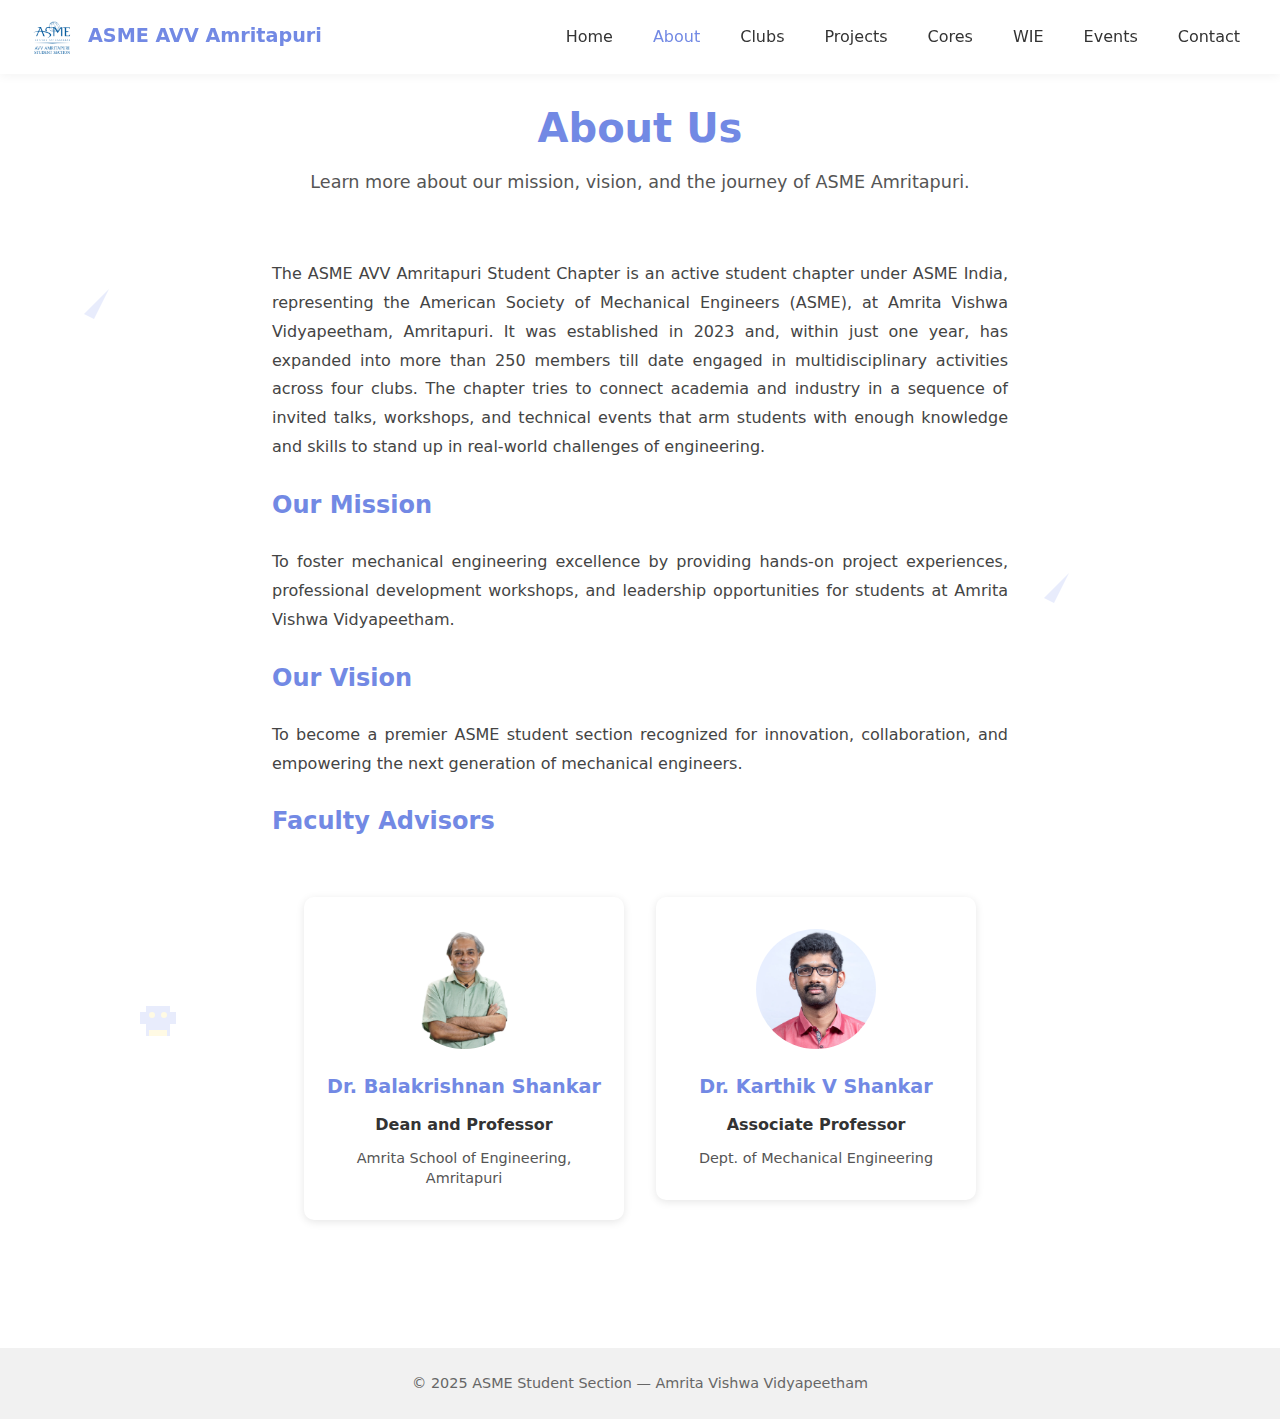
<file: about.html>
<!DOCTYPE html>
<html lang="en">
<head>
    <meta charset="UTF-8">
    <meta name="viewport" content="width=device-width, initial-scale=1.0">
    <title>About Us – ASME AVV Amritapuri</title>
    <link rel="preconnect" href="https://fonts.googleapis.com">
    <link rel="preconnect" href="https://fonts.gstatic.com" crossorigin>
    <link href="https://fonts.googleapis.com/css2?family=Inter:wght@400;500;600;700&display=swap" rel="stylesheet">
    
    <link href="https://unpkg.com/aos@2.3.1/dist/aos.css" rel="stylesheet">
    <link rel="stylesheet" href="https://cdnjs.cloudflare.com/ajax/libs/font-awesome/6.0.0/css/all.min.css" xintegrity="sha512-9usAa10IRO0HhonpyAIVpjrylPvoDwiPUiKdWk5t3PyolY1cOd4DSE0Ga+ri4AuTroPR5aQvXU9xC6qOPnzFeg==" crossorigin="anonymous" referrerpolicy="no-referrer" />
    <link rel="icon" type="image/png" href="images/logo2.jpg">
    <style>
        :root {
            --primary: rgb(114, 137, 228);
            --secondary: #FFD700;
            --pale-yellow: #FFF9C4;
            --text: #333333;
            --background: #FFFFFF;
        }
        * {
            margin: 0;
            padding: 0;
            box-sizing: border-box;
            font-family: 'Segoe UI', system-ui;
        }
        body {
            background-color: var(--background);
            color: var(--text);
            line-height: 1.6;
            overflow-x: hidden;
            position: relative;
        }

        /* Navigation */
        .navbar {
            padding: 1rem 2rem;
            display: flex;
            flex-wrap: wrap;
            justify-content: space-between;
            align-items: center;
            background: var(--background);
            position: fixed;
            width: 100%;
            top: 0;
            z-index: 1000;
            box-shadow: 0 2px 10px rgba(0,0,0,0.05);
        }
        .logo-container {
            display: flex;
            align-items: center;
            gap: 1rem;
        }
        .logo-img {
            height: 40px;
            width: auto;
        }
        .logo-text {
            font-weight: 600;
            font-size: 1.2rem;
            color: var(--primary);
        }
        .nav-links {
            display: flex;
            flex-wrap: wrap;
            gap: 1.5rem;
        }
        .nav-links a {
            color: var(--text);
            text-decoration: none;
            transition: color 0.2s;
            font-weight: 500;
            padding: 0.5rem;
        }
        .nav-links a:hover,
        .nav-links a.active {
            color: var(--primary);
        }

        /* Hamburger Icon */
        .hamburger {
            display: none; /* Hidden by default on larger screens */
            flex-direction: column;
            justify-content: space-around;
            width: 30px;
            height: 20px;
            cursor: pointer;
            z-index: 1001; /* Ensure it's above other content */
        }

        .hamburger span {
            display: block;
            width: 100%;
            height: 2px;
            background-color: var(--text);
            border-radius: 2px;
            transition: all 0.3s ease-in-out;
        }

        /* Hamburger animation */
        .hamburger.active span:nth-child(1) {
            transform: translateY(9px) rotate(45deg);
        }

        .hamburger.active span:nth-child(2) {
            opacity: 0;
        }

        .hamburger.active span:nth-child(3) {
            transform: translateY(-9px) rotate(-45deg);
        }

        /* Floating mechanical elements */
        .mechanical-bg {
            position: absolute;
            top: 0;
            left: 0;
            width: 100%;
            height: 100%;
            z-index: -1;
            opacity: 0.1;
            overflow: hidden;
        }
        .paper-plane, .robot {
            position: absolute;
            width: 50px; height: 50px;
            background-repeat: no-repeat;
            background-size: contain;
        }
        .paper-plane {
            background-image: url('data:image/svg+xml;utf8,<svg xmlns="http://www.w3.org/2000/svg" viewBox="0 0 100 100"><path d="M90 10L40 60L60 70L90 10Z" fill="%232B50EC"/><path d="M40 60L10 90L30 70L40 60Z" fill="%23FFD700"/></svg>');
            animation: fly 20s linear infinite;
        }
        .robot {
            width: 60px; height: 60px;
            background-image: url('data:image/svg+xml;utf8,<svg xmlns="http://www.w3.org/2000/svg" viewBox="0 0 100 100"><rect x="30" y="20" width="40" height="50" fill="%232B50EC"/><circle cx="40" cy="35" r="5" fill="%23FFD700"/><circle cx="60" cy="35" r="5" fill="%23FFD700"/><rect x="35" y="60" width="30" height="10" fill="%23FFD700"/><rect x="20" y="30" width="10" height="20" fill="%232B50EC"/><rect x="70" y="30" width="10" height="20" fill="%232B50EC"/></svg>');
            animation: walk 30s linear infinite;
        }
        @keyframes fly {
            0% { transform: translate(-100px, 50px) rotate(0deg); }
            100% { transform: translate(calc(100vw + 100px), 100px) rotate(360deg); }
        }
        @keyframes walk {
            0% { transform: translate(-100px, 70vh) scaleX(1); }
            49% { transform: translate(calc(100vw + 100px), 70vh) scaleX(1); }
            50% { transform: translate(calc(100vw + 100px), 70vh) scaleX(-1); }
            99% { transform: translate(-100px, 70vh) scaleX(-1); }
            100% { transform: translate(-100px, 70vh) scaleX(1); }
        }

        /* Page Header */
        .page-header {
            padding: 6rem 2rem 2rem;
            text-align: center;
        }
        .page-header h2 {
            font-size: 2.5rem;
            color: var(--primary);
            margin-bottom: 0.5rem;
        }
        .page-header p {
            font-size: 1.1rem;
            color: #555;
        }

        /* Content Section */
        .content {
            max-width: 800px;
            margin: 2rem auto 4rem;
            padding: 0 2rem;
            display: grid;
            gap: 1.5rem;
            text-align: justify;
        }
        .content h3 {
            font-size: 1.5rem;
            color: var(--primary);
        }
        .content p {
            font-size: 1rem;
            color: #444;
            line-height: 1.8;
        }
        .team-grid {
            display: grid;
            grid-template-columns: repeat(auto-fit, minmax(220px, 1fr));
            gap: 2rem;
            max-width: 1200px;
            margin: 2rem auto 4rem;
            padding: 0 2rem;
            
        }

        
        .team-card {
            background: var(--background);
            border-radius: 10px;
            box-shadow: 0 2px 8px rgba(0,0,0,0.1);
            text-align: center;
            padding: 2rem 1rem;
            transition: transform 0.3s;
        }
        .team-card:hover {
            transform: translateY(-5px);
        }
        .team-card img {
            width: 120px; height: 120px;
            border-radius: 50%;
            object-fit: cover;
            margin-bottom: 1rem;
        }
        .team-card h3 {
            font-size: 1.2rem;
            color: var(--primary);
            margin-bottom: 0.5rem;
        }
        .team-card p.role {
            font-weight: 600;
            color: var(--text);
            margin-bottom: 0.5rem;
        }
        .team-card p.expertise {
            font-size: 0.9rem;
            color: #555;
            line-height: 1.4;
        }

        /* Footer */
        footer {
            text-align: center;
            padding: 1.5rem 2rem;
            background: #f1f1f1;
            font-size: 0.9rem;
            color: #666;
        }

        /* Responsive */
        @media (max-width: 768px) {
            .navbar {
                flex-direction: row; /* Keep logo and hamburger on one row */
                flex-wrap: nowrap;
                justify-content: space-between; /* Space between logo and hamburger */
            }

            .logo-container {
                margin-right: auto; /* Push logo to the left */
            }

            .nav-links {
                display: flex;
                flex-direction: column;
                position: absolute;
                top: 60px; /* Adjust based on navbar height */
                left: 0;
                width: 100%;
                background: var(--background);
                box-shadow: 0 2px 10px rgba(0,0,0,0.05);
                max-height: 0; /* Hidden by default */
                overflow: hidden;
                transition: max-height 0.3s ease-out;
            }

            .nav-links.open {
                max-height: 600px; /* Increased height to show all links */
                padding-bottom: 1rem; /* Add some padding at the bottom when open */
            }

            .nav-links a {
                padding: 0.75rem 0;
                text-align: center;
                border-bottom: 1px solid #eee; /* Add subtle separation */
                width: 100%; /* Make links take full width of dropdown */
            }

            .nav-links a:last-child {
                border-bottom: none; /* No border for the last link */
            }

            .hamburger {
                display: flex; /* Show hamburger icon on small screens */
            }

            .page-header h2 {
                font-size: 2rem;
            }

            .page-header p {
                font-size: 1rem;
            }

            .content {
                margin: 1rem auto 2rem;
                padding: 0 1rem;
            }

            .content h3 {
                font-size: 1.2rem;
            }

            .content p {
                font-size: 0.9rem;
            }

            .team-grid {
                grid-template-columns: 1fr; /* Stack team cards vertically on small screens */
                padding: 0 1rem;
            }
        }
    </style>
</head>
<body>
    <nav class="navbar">
        <div class="logo-container">
            <img src="images/logo.png" alt="ASME Logo" class="logo-img">
            <div class="logo-text">ASME AVV Amritapuri</div>
        </div>
        <div class="hamburger">
            <span></span>
            <span></span>
            <span></span>
        </div>
        <div class="nav-links" id="navLinks">
            <a href="index.html">Home</a> 
            <a href="about.html" class="active">About</a>
            <a href="clubs.html">Clubs</a>
            <a href="projects.html">Projects</a>
            <a href="cores.html">Cores</a>
            <a href="wie.html">WIE</a>
            <a href="events.html">Events</a>
            <a href="contact.html">Contact</a>
        </div>
    </nav>

    <div class="mechanical-bg">
        <div class="paper-plane" style="top:20%; left:5%; animation-delay:0s;"></div>
        <div class="paper-plane" style="top:40%; left:80%; animation-delay:3s; animation-duration:25s;"></div>
        <div class="robot" style="top:70%; left:10%; animation-delay:2s;"></div>
        <div class="robot" style="top:75%; left:60%; animation-delay:5s; animation-duration:40s;"></div>
    </div>

    <section class="page-header">
        <h2>About Us</h2>
        <p>Learn more about our mission, vision, and the journey of ASME Amritapuri.</p>
    </section>

    <section class="content">
        <p>
            The ASME AVV Amritapuri Student Chapter is an active student chapter under ASME India, representing the
            American Society of Mechanical Engineers (ASME), at
            Amrita Vishwa Vidyapeetham, Amritapuri. It was
            established in 2023 and, within just one year, has
            expanded into more than 250 members till date
            engaged in multidisciplinary activities across four
            clubs. The chapter tries to connect academia and
            industry in a sequence of invited talks, workshops, and
            technical events that arm students with enough
            knowledge and skills to stand up in real-world
            challenges of engineering.
        </p>
        <h3>Our Mission</h3>
        <p>
            To foster mechanical engineering excellence by providing hands-on project experiences,
            professional development workshops, and leadership opportunities for students at
            Amrita Vishwa Vidyapeetham.
        </p>

        <h3>Our Vision</h3>
        <p>
            To become a premier ASME student section recognized for innovation, collaboration,
            and empowering the next generation of mechanical engineers.
        </p>

        <h3>Faculty Advisors</h3>
        <section class="team-grid ">
            <a href="https://www.amrita.edu/faculty/dr-balakrishnan-shankar/" style="text-decoration:none" target="_blank">
                <div class="team-card">
                    <img src="images/dr-balakrishnan.jpg" alt="Dr. Balakrishnan Shankar">
                    <h3>Dr. Balakrishnan Shankar</h3>
                    <p class="role">Dean and Professor</p>
                    <p class="expertise">Amrita School of Engineering, Amritapuri<br>
                    </p>
                </div>
            </a>
            
            <a href="https://www.amrita.edu/faculty/karthikvs/" style="text-decoration:none" target="_blank">
                <div class="team-card">
                    <img src="images/Dr-Karthik-V-Shankar_.jpg" alt="Dr. Karthik V Shankar">
                    <h3>Dr. Karthik V Shankar</h3>
                    <p class="role">Associate Professor</p>
                    <p class="expertise">Dept. of Mechanical Engineering <br>
                    </p>
                </div>
            </a>
        </section>
        
    </section>

    <footer>
        &copy; 2025 ASME Student Section — Amrita Vishwa Vidyapeetham
    </footer>

    <script>
        document.addEventListener('DOMContentLoaded', () => {
            const hamburger = document.querySelector('.hamburger');
            const navLinks = document.getElementById('navLinks');

            hamburger.addEventListener('click', () => {
                hamburger.classList.toggle('active');
                navLinks.classList.toggle('open');
            });

            // Close the navbar when a link is clicked (optional, but good for UX)
            navLinks.querySelectorAll('a').forEach(link => {
                link.addEventListener('click', () => {
                    hamburger.classList.remove('active');
                    navLinks.classList.remove('open');
                });
            });

            // background elements follow mouse slightly
            document.addEventListener('mousemove', e => {
                const elems = document.querySelectorAll('.mechanical-bg > div');
                const x = e.clientX / window.innerWidth, y = e.clientY / window.innerHeight;
                elems.forEach((el, i) => {
                    const speed = 0.02 + i * 0.01;
                    el.style.transform = `translate(${(x-0.5)*30*speed}px, ${(y-0.5)*30*speed}px)
                                        ${el.style.transform.match(/scaleX\([^)]*\)/)?.[0] || ''} 
                                        ${el.style.transform.match(/rotate\([^)]*\)/)?.[0] || ''}`;
                });
            });
        });
    </script>
</body>
</html>
</file>
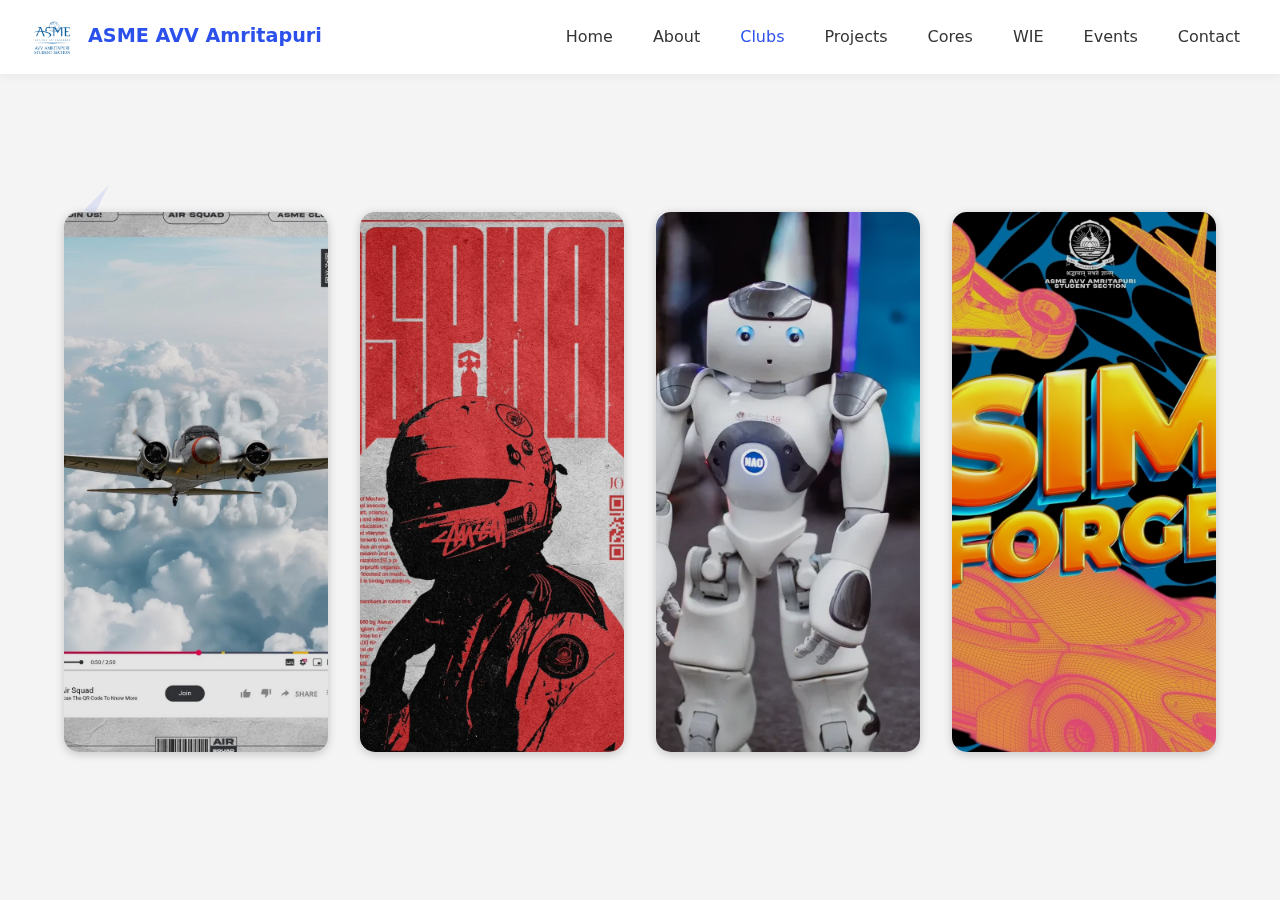
<file: clubs.html>
<!DOCTYPE html>
<html lang="en">
<head>
    <meta charset="UTF-8">
    <meta name="viewport" content="width=device-width, initial-scale=1.0">
    <title>Page Title | ASME Amritapuri</title>
    <link rel="preconnect" href="https://fonts.googleapis.com">
    <link rel="preconnect" href="https://fonts.gstatic.com" crossorigin>
    <link href="https://fonts.googleapis.com/css2?family=Inter:wght@400;500;600;700&display=swap" rel="stylesheet">
    <link rel="icon" type="image/png" href="images/logo2.jpg">
    <link href="https://unpkg.com/aos@2.3.1/dist/aos.css" rel="stylesheet">
    <link rel="stylesheet" href="https://cdnjs.cloudflare.com/ajax/libs/font-awesome/6.0.0/css/all.min.css" xintegrity="sha512-9usAa10IRO0HhonpyAIVpjrylPvoDwiPUiKdWk5t3PyolY1cOd4DSE0Ga+ri4AuTroPR5aQvXU9xC6qOPnzFeg==" crossorigin="anonymous" referrerpolicy="no-referrer" />
    <style>
        :root {
            --primary: #2B50EC;  /* Soft Blue */
            --secondary: #FFD700;    /* Muted Yellow */
            --pale-yellow: #FFF9C4;  /* Pale Yellow for hover */
            --text: #333333;
            --background: #FFFFFF;
        }

        * {
            margin: 0;
            padding: 0;
            box-sizing: border-box;
            font-family: 'Segoe UI', system-ui;
        }

        body {
            background-color: var(--background);
            color: var(--text);
            line-height: 1.6;
            overflow-x: hidden;
        }

        /* Navigation */
        .navbar {
            padding: 1rem 2rem;
            display: flex;
            justify-content: space-between;
            align-items: center;
            background: var(--background);
            position: fixed;
            width: 100%;
            top: 0;
            z-index: 1000;
            box-shadow: 0 2px 10px rgba(0,0,0,0.05);
        }

        .logo-container {
            display: flex;
            align-items: center;
            gap: 1rem;
        }

        .logo-img {
            height: 40px;
            width: auto;
        }

        .logo-text {
            font-weight: 600;
            font-size: 1.2rem;
            color: var(--primary);
        }

        .nav-links {
            display: flex;
            gap: 1.5rem;
        }

        .nav-links a {
            color: var(--text);
            text-decoration: none;
            transition: color 0.2s;
            font-weight: 500;
            padding: 0.5rem;
        }

        .nav-links a:hover {
            color: var(--primary);
        }
        .nav-links a.active {
            color: var(--primary);
        }

        /* Hamburger Icon */
        .hamburger {
            display: none; /* Hidden by default on larger screens */
            flex-direction: column;
            justify-content: space-around;
            width: 30px;
            height: 20px;
            cursor: pointer;
            z-index: 1001; /* Ensure it's above other content */
        }

        .hamburger span {
            display: block;
            width: 100%;
            height: 2px;
            background-color: var(--text);
            border-radius: 2px;
            transition: all 0.3s ease-in-out;
        }

        /* Hamburger animation */
        .hamburger.active span:nth-child(1) {
            transform: translateY(9px) rotate(45deg);
        }

        .hamburger.active span:nth-child(2) {
            opacity: 0;
        }

        .hamburger.active span:nth-child(3) {
            transform: translateY(-9px) rotate(-45deg);
        }

        /* Mechanical Background Elements */
        .mechanical-bg {
            position: absolute;
            width: 100%;
            height: 100%;
            top: 0;
            left: 0;
            z-index: -1;
            opacity: 0.1;
            overflow: hidden;
        }

        /* Paper Plane */
        .paper-plane {
            position: absolute;
            width: 50px;
            height: 50px;
            background-image: url('data:image/svg+xml;utf8,<svg xmlns="http://www.w3.org/2000/svg" viewBox="0 0 100 100"><path d="M90 10L40 60L60 70L90 10Z" fill="%232B50EC"/><path d="M40 60L10 90L30 70L40 60Z" fill="%23FFD700"/></svg>');
            animation: fly 20s linear infinite;
        }

        /* Robot */
        .robot {
            position: absolute;
            width: 60px;
            height: 60px;
            background-image: url('data:image/svg+xml;utf8,<svg xmlns="http://www.w3.org/2000/svg" viewBox="0 0 100 100"><rect x="30" y="20" width="40" height="50" fill="%232B50EC"/><circle cx="40" cy="35" r="5" fill="%23FFD700"/><circle cx="60" cy="35" r="5" fill="%23FFD700"/><rect x="35" y="60" width="30" height="10" fill="%23FFD700"/><rect x="20" y="30" width="10" height="20" fill="%232B50EC"/><rect x="70" y="30" width="10" height="20" fill="%232B50EC"/></svg>');
            animation: walk 30s linear infinite;
        }

        /* Animations */
        @keyframes fly {
            0% { transform: translate(-100px, 50px) rotate(0deg); }
            100% { transform: translate(calc(100vw + 100px), 100px) rotate(360deg); }
        }

        @keyframes walk {
            0% { transform: translate(-100px, 70vh) scaleX(1); }
            49% { transform: translate(calc(100vw + 100px), 70vh) scaleX(1); }
            50% { transform: translate(calc(100vw + 100px), 70vh) scaleX(-1); }
            99% { transform: translate(-100px, 70vh) scaleX(-1); }
            100% { transform: translate(-100px, 70vh) scaleX(1); }
        }

        body {
            font-family: sans-serif;
            margin: 0;
            display: flex;
            align-items: center;
            justify-content: center;
            min-height: 100vh;
            background-color: #f4f4f4;
        }

        .container {
            display: flex;
            flex-wrap: wrap;
            justify-content: center;
            margin-top: 4rem;
            width: 90vw;
            max-width: 1200px;
            gap: 2rem;
        }

        .card {
            flex: 1;
            min-width: 250px; /* Increased minimum width */
            height: 60vh; /* Adjusted height */
            border-radius: 15px;
            position: relative;
            cursor: pointer;
            transition:
              flex 0.7s ease-in-out,
              box-shadow 0.3s ease;
            background-size: cover;
            background-position: center;
            box-shadow: 0 2px 10px rgba(0, 0, 0, 0.2);
            overflow: hidden;
            display: flex;
            flex-direction: column;
            align-items: center;
            justify-content: flex-end;
            color: white;
            padding: 1rem;
            text-align: center;
        }

        .card h3 {
            margin-top: auto;
            margin-bottom: 0.5rem;
            font-size: 1.2rem; /* Reduced font size for responsiveness */
            opacity: 0;
            transition: opacity 0.3s ease-in-out;
            width: 100%;
            text-shadow: 2px 2px 4px rgba(0, 0, 0, 0.5);
        }

        .card p {
            font-size: 0.9rem; /* Reduced font size for responsiveness */
            padding: 0.5rem;
            border-radius: 5px;
            opacity: 0;
            transition:
              opacity 0.3s ease-in-out 0.2s;
            width: 80%;
            background-color: rgba(0, 0, 0, 0.7);
            backdrop-filter: blur(4px);
            text-align: justify;
        }

        .card:hover {
            flex: 1.5; /* slightly smaller flex on hover */
            box-shadow: 0 10px 25px rgba(0, 0, 0, 0.3);
        }

        .card:hover h3,
        .card:hover p {
            opacity: 1;
        }

        .card.active {
            flex: 2;
            justify-content: space-between;
        }

        .card.active h3,
        .card.active p {
            opacity: 1;
        }

        .card::before {
            content: '';
            position: absolute;
            top: 0;
            left: 0;
            width: 100%;
            height: 100%;
            background-color: rgba(0, 0, 0, 0.1);
            z-index: 1;
            transition: background-color 0.3s ease;
        }

        .card:hover::before {
            background-color: rgba(0, 0, 0, 0.1);
        }

        @media (max-width: 768px) {
            .navbar {
                flex-direction: row; /* Keep logo and hamburger on one row */
                flex-wrap: nowrap;
                justify-content: space-between; /* Space between logo and hamburger */
            }

            .logo-container {
                margin-right: auto; /* Push logo to the left */
            }

            .nav-links {
                display: flex;
                flex-direction: column;
                position: absolute;
                top: 60px; /* Adjust based on navbar height */
                left: 0;
                width: 100%;
                background: var(--background);
                box-shadow: 0 2px 10px rgba(0,0,0,0.05);
                max-height: 0; /* Hidden by default */
                overflow: hidden;
                transition: max-height 0.3s ease-out;
            }

            .nav-links.open {
                max-height: 600px; /* Increased height to show all links */
                padding-bottom: 1rem; /* Add some padding at the bottom when open */
            }

            .nav-links a {
                padding: 0.75rem 0;
                text-align: center;
                border-bottom: 1px solid #eee; /* Add subtle separation */
                width: 100%; /* Make links take full width of dropdown */
            }

            .nav-links a:last-child {
                border-bottom: none; /* No border for the last link */
            }

            .hamburger {
                display: flex; /* Show hamburger icon on small screens */
            }

            .page-header h2 {
                font-size: 2rem;
            }

            .page-header p {
                font-size: 1rem;
            }

            .content {
                margin: 1rem auto 2rem;
                padding: 0 1rem;
            }

            .content h3 {
                font-size: 1.2rem;
            }

            .content p {
                font-size: 0.9rem;
            }

            .team-grid {
                grid-template-columns: 1fr; /* Stack team cards vertically on small screens */
                padding: 0 1rem;
            }
        }
    </style>
</head>
<body>
    <nav class="navbar">
        <div class="logo-container">
            <img src="images/logo.png" alt="ASME Logo" class="logo-img">
            <div class="logo-text">ASME AVV Amritapuri</div>
        </div>
        <div class="hamburger">
            <span></span>
            <span></span>
            <span></span>
        </div>
        <div class="nav-links" id="navLinks">
            <a href="index.html">Home</a>
            <a href="about.html">About</a>
            <a href="clubs.html" class="active">Clubs</a>
            <a href="projects.html">Projects</a>
            <a href="cores.html">Cores</a>
            <a href="wie.html">WIE</a>
            <a href="events.html">Events</a>
            <a href="contact.html">Contact</a>
        </div>
    </nav>

    <main class="content">
        <div class="container">
            <div class="card" style="background-image: url('images/airsquad.pngrsq2.webp');">
                <h3>Air Squad</h3>
                <p>Air Squad is a dynamic club focusing on the fascinating domain of aerial
                    robotics. With over 80 students as members, it stands out as one of the largest
                    and most active clubs under the ASME AVV Amritapuri Student Chapter. The
                    club runs more than 10 multidisciplinary projects simultaneously, exploring
                    innovative applications of drone technology and aerial systems.</p>
            </div>
            <div class="card" style="background-image: url('images/asphalt.heic');">
                <h3>Asphalt</h3>
                <p>Asphalt is the automobile club of the ASME AVV Amritapuri Student Chapter
                     The core focus is on
                     designing and building high-performance racing karts and tough off-road
                     buggies, which gives the member hands-on experience to their passion for
                     vehicles and motorsport. </p>
            </div>
            <div class="card" style="background-image: url('images/arisepic.webp');">
                <h3>ARISE</h3>
                <p>Arise is the club dedicated to rover robotics, pushing the boundaries of exploration and innovation. Focused on designing and developing advanced rover systems, the team has successfully created several prototypes, including Mars rover models, showcasing their expertise in autonomous systems and robotic engineering.</p>
            </div>
            <div class="card" style="background-image: url('images/simforge.jpg');">
                <h3>SimForge</h3>
                <p>SimForge is the design and simulation hub of the ASME AVV Amritapuri
                    Student Chapter. It is an integral part of all other clubs under the chapter. The
                    dedicated team focuses on 3D modeling, engineering drawing, and 3D
                    printing, providing vital design solutions and technical expertise to support the
                    diverse projects undertaken by the chapter.</p>
            </div>
        </div>
    </main>

    <div class="mechanical-bg">
        <div class="paper-plane" style="top:20%; left:5%; animation-delay: 0s;"></div>
        <div class="paper-plane" style="top:40%; left:80%; animation-delay: 3s; animation-duration: 25s;"></div>
        <div class="robot" style="top:70%; left:10%; animation-delay: 2s;"></div>
        <div class="robot" style="top:75%; left:60%; animation-delay: 5s; animation-duration: 40s;"></div>
    </div>

    <script>
        document.addEventListener('DOMContentLoaded', () => {
            const hamburger = document.querySelector('.hamburger');
            const navLinks = document.getElementById('navLinks');

            hamburger.addEventListener('click', () => {
                hamburger.classList.toggle('active');
                navLinks.classList.toggle('open');
            });

            // Close the navbar when a link is clicked (optional, but good for UX)
            navLinks.querySelectorAll('a').forEach(link => {
                link.addEventListener('click', () => {
                    hamburger.classList.remove('active');
                    navLinks.classList.remove('open');
                });
            });

            // Mechanical background elements interaction
            document.addEventListener('mousemove', (e) => {
                const elements = document.querySelectorAll('.mechanical-bg > div');
                const xPos = e.clientX / window.innerWidth;
                const yPos = e.clientY / window.innerHeight;

                elements.forEach((el, index) => {
                    const speed = 0.02 + (index * 0.01);
                    const xOffset = (xPos - 0.5) * 30 * speed;
                    const yOffset = (yPos - 0.5) * 30 * speed;

                    // Ensure existing transforms are preserved, especially for animations
                    let currentTransform = el.style.transform;
                    let newTransform = '';

                    // Extract existing translate, scaleX, and rotate parts
                    const translateMatch = currentTransform.match(/translate\([^)]*\)/);
                    const scaleXMatch = currentTransform.match(/scaleX\([^)]*\)/);
                    const rotateMatch = currentTransform.match(/rotate\([^)]*\)/);

                    // Reconstruct transform string, adding mouse interaction offset
                    newTransform += translateMatch ? translateMatch[0] : '';
                    newTransform += ` translate(${xOffset}px, ${yOffset}px)`;
                    newTransform += scaleXMatch ? scaleXMatch[0] : '';
                    newTransform += rotateMatch ? rotateMatch[0] : '';

                    el.style.transform = newTransform;
                });
            });

            const cards = document.querySelectorAll('.card');

            cards.forEach(card => {
                card.addEventListener('click', () => {
                    removeActiveClass();
                    card.classList.add('active');
                });
            });

            function removeActiveClass() {
                cards.forEach(card => {
                    card.classList.remove('active');
                });
            }
        });
    </script>
</body>
</html>
</file>
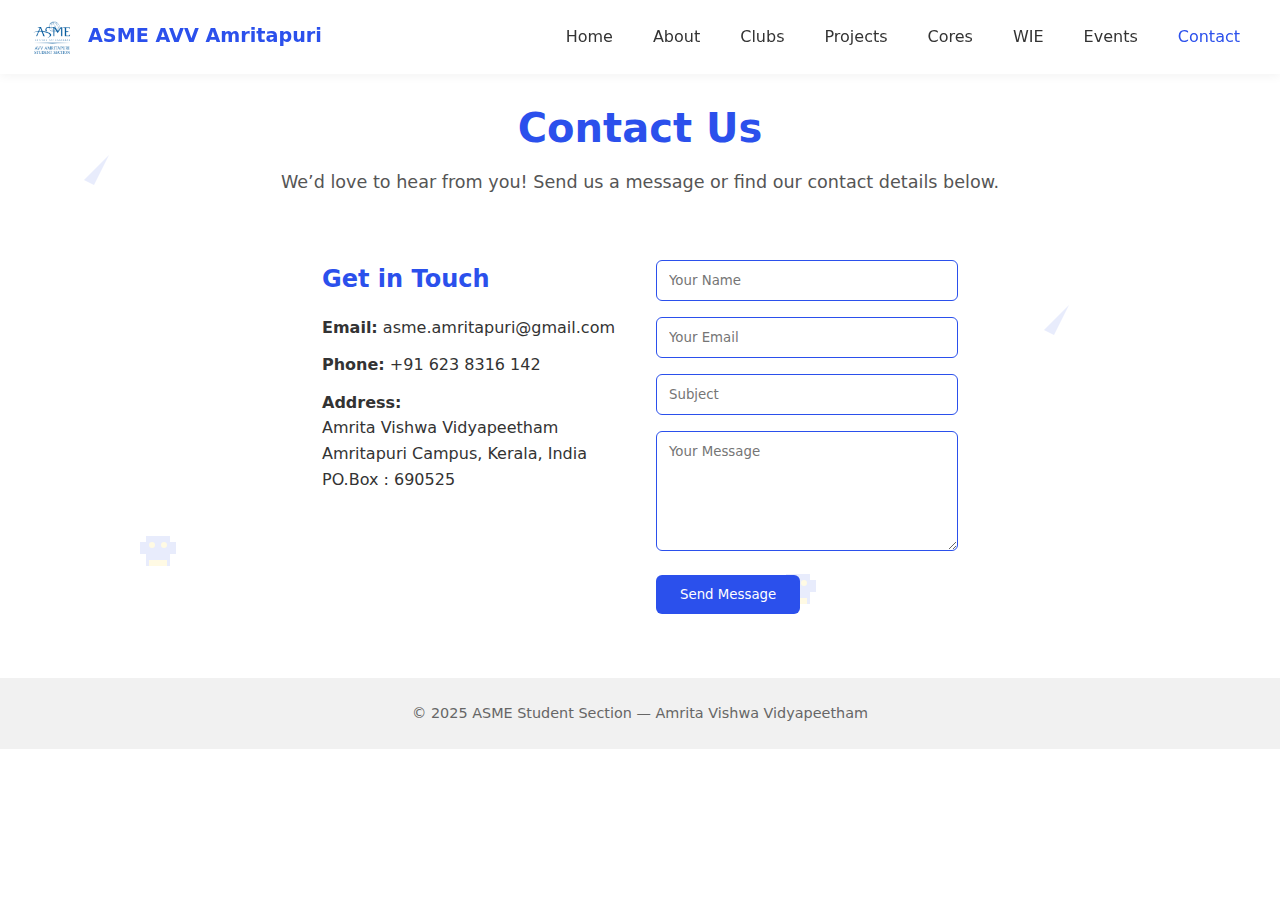
<file: contact.html>
<!DOCTYPE html>
<html lang="en">
<head>
  <meta charset="UTF-8">
  <meta name="viewport" content="width=device-width, initial-scale=1">
  <title>Contact Us – ASME Amritapuri</title>
  <style>
    :root {
      --primary: #2B50EC;
      --secondary: #FFD700;
      --pale-yellow: #FFF9C4;
      --text: #333333;
      --background: #FFFFFF;
    }
    * {
      margin: 0;
      padding: 0;
      box-sizing: border-box;
      font-family: 'Segoe UI', system-ui;
    }
    body {
      position: relative;
      background-color: var(--background);
      color: var(--text);
      line-height: 1.6;
      overflow-x: hidden;
    }

    /* Navigation */
    .navbar {
      padding: 1rem 2rem;
      display: flex;
      flex-wrap: wrap;
      justify-content: space-between;
      align-items: center;
      background: var(--background);
      position: fixed;
      width: 100%;
      top: 0;
      z-index: 1000;
      box-shadow: 0 2px 10px rgba(0,0,0,0.05);
    }
    .logo-container {
      display: flex;
      align-items: center;
      gap: 1rem;
    }
    .logo-img {
      height: 40px;
    }
    .logo-text {
      font-weight: 600;
      font-size: 1.2rem;
      color: var(--primary);
    }
    .nav-links {
      display: flex;
      flex-wrap: wrap;
      gap: 1.5rem;
    }
    .nav-links a {
      color: var(--text);
      text-decoration: none;
      font-weight: 500;
      padding: 0.5rem;
      transition: color 0.2s;
    }
    .nav-links a:hover,
    .nav-links a.active {
      color: var(--primary);
    }

    /* Floating mechanical elements */
    .mechanical-bg {
      position: absolute;
      top: 0; left: 0;
      width: 100%; height: 100%;
      z-index: -1;
      opacity: 0.1;
      overflow: hidden;
    }
    .paper-plane, .robot {
      position: absolute;
      background-repeat: no-repeat;
      background-size: contain;
    }
    .paper-plane {
      width: 50px; height: 50px;
      background-image: url('data:image/svg+xml;utf8,<svg xmlns="http://www.w3.org/2000/svg" viewBox="0 0 100 100"><path d="M90 10L40 60L60 70L90 10Z" fill="%232B50EC"/><path d="M40 60L10 90L30 70L40 60Z" fill="%23FFD700"/></svg>');
      animation: fly 20s linear infinite;
    }
    .robot {
      width: 60px; height: 60px;
      background-image: url('data:image/svg+xml;utf8,<svg xmlns="http://www.w3.org/2000/svg" viewBox="0 0 100 100"><rect x="30" y="20" width="40" height="50" fill="%232B50EC"/><circle cx="40" cy="35" r="5" fill="%23FFD700"/><circle cx="60" cy="35" r="5" fill="%23FFD700"/><rect x="35" y="60" width="30" height="10" fill="%23FFD700"/><rect x="20" y="30" width="10" height="20" fill="%232B50EC"/><rect x="70" y="30" width="10" height="20" fill="%232B50EC"/></svg>');
      animation: walk 30s linear infinite;
    }
    @keyframes fly {
      0%   { transform: translate(-100px, 50px) rotate(0deg); }
      100%{ transform: translate(calc(100vw + 100px), 100px) rotate(360deg); }
    }
    @keyframes walk {
      0%   { transform: translate(-100px, 70vh) scaleX(1); }
      49%  { transform: translate(calc(100vw + 100px), 70vh) scaleX(1); }
      50%  { transform: translate(calc(100vw + 100px), 70vh) scaleX(-1); }
      99%  { transform: translate(-100px, 70vh) scaleX(-1); }
      100% { transform: translate(-100px, 70vh) scaleX(1); }
    }

    /* Page Header */
    .page-header {
      padding: 6rem 2rem 2rem; /* account for fixed nav */
      text-align: center;
    }
    .page-header h2 {
      font-size: 2.5rem;
      color: var(--primary);
      margin-bottom: 0.5rem;
    }
    .page-header p {
      font-size: 1.1rem;
      color: #555;
    }

    /* Contact Section */
    .contact-section {
      display: grid;
      grid-template-columns: 1fr 1fr;
      gap: 2rem;
      max-width: 700px;
      margin: 2rem auto 4rem;
      padding: 0 2rem;
    }
    .contact-info h3 {
      font-size: 1.5rem;
      color: var(--primary);
      margin-bottom: 1rem;
    }
    .contact-info p {
      margin-bottom: 0.75rem;
    }
    .contact-form input,
    .contact-form textarea {
      width: 100%;
      padding: 0.75rem;
      border: 1px solid var(--primary);
      border-radius: 6px;
      margin-bottom: 1rem;
      font-family: inherit;
    }
    .contact-form textarea {
      resize: vertical;
      min-height: 120px;
    }
    .contact-form button {
      padding: 0.75rem 1.5rem;
      background: var(--primary);
      color: #fff;
      border: none;
      border-radius: 6px;
      font-weight: 500;
      cursor: pointer;
      transition: background 0.3s, color 0.3s;
    }
    .contact-form button:hover {
      background: var(--pale-yellow);
      color: var(--primary);
      border: 1px solid var(--primary);
    }

    /* Footer */
    footer {
      text-align: center;
      padding: 1.5rem 2rem;
      background: #f1f1f1;
      font-size: 0.9rem;
      color: #666;
    }

    /* Responsive */
    @media (max-width: 768px) {
      .navbar { flex-direction: column; align-items: flex-start; }
      .nav-links {
        justify-content: center;
        width: 100%;
        margin-top: 0.75rem;
      }
      .nav-links a {
        flex: 1 1 auto;
        text-align: center;
        padding: 0.5rem 0;
      }
      .page-header h2 { font-size: 2rem; }
      .page-header p { font-size: 1rem; }
      .contact-section {
        grid-template-columns: 1fr;
      }
    }
  </style>
</head>
<body>

  <!-- Navigation -->
  <nav class="navbar">
    <div class="logo-container">
      <img src="images/logo.png" alt="ASME Logo" class="logo-img">
      <div class="logo-text">ASME AVV Amritapuri</div>
    </div>
    <div class="nav-links">
      <a href="index.html">Home</a>
      <a href="about.html">About</a>
      <a href="clubs.html">Clubs</a>
      <a href="projects.html">Projects</a>
      <a href="cores.html">Cores</a>
      <a href="wie.html">WIE</a>
      <a href="events.html">Events</a>
      <a href="contact.html" class="active">Contact</a>
    </div>
  </nav>

  <!-- Floating Mechanical Elements -->
  <div class="mechanical-bg">
    <div class="paper-plane" style="top:20%; left:5%; animation-delay:0s;"></div>
    <div class="paper-plane" style="top:40%; left:80%; animation-delay:3s; animation-duration:25s;"></div>
    <div class="robot"       style="top:70%; left:10%; animation-delay:2s;"></div>
    <div class="robot"       style="top:75%; left:60%; animation-delay:5s; animation-duration:40s;"></div>
  </div>

  <!-- Page Header -->
  <section class="page-header">
    <h2>Contact Us</h2>
    <p>We’d love to hear from you! Send us a message or find our contact details below.</p>
  </section>

  <!-- Contact Section -->
  <section class="contact-section">
    <div class="contact-info">
      <h3>Get in Touch</h3>
      <p><strong>Email:</strong> asme.amritapuri@gmail.com</p>
      <p><strong>Phone:</strong> +91 623 8316 142</p>
      <p><strong>Address:</strong><br>
        Amrita Vishwa Vidyapeetham<br>
        Amritapuri Campus, Kerala, India<br>
        PO.Box : 690525
      </p>
    </div>
    <form class="contact-form" action="#" method="post">
      <input type="text" name="name" placeholder="Your Name" required>
      <input type="email" name="email" placeholder="Your Email" required>
      <input type="text" name="subject" placeholder="Subject" required>
      <textarea name="message" placeholder="Your Message" required></textarea>
      <button type="submit">Send Message</button>
    </form>
  </section>

  <!-- Footer -->
  <footer>
    &copy; 2025 ASME Student Section — Amrita Vishwa Vidyapeetham
  </footer>

  <script>
    // subtle parallax for background elements
    document.addEventListener('mousemove', e => {
      const elems = document.querySelectorAll('.mechanical-bg > div');
      const x = e.clientX / window.innerWidth, y = e.clientY / window.innerHeight;
      elems.forEach((el, i) => {
        const speed = 0.02 + i * 0.01;
        el.style.transform = `
          translate(${(x-0.5)*30*speed}px, ${(y-0.5)*30*speed}px)
          ${el.style.transform.match(/scaleX\([^)]*\)/)?.[0]||''}
          ${el.style.transform.match(/rotate\([^)]*\)/)?.[0]||''}
        `;
      });
    });
  </script>
</body>
</html>
</file>
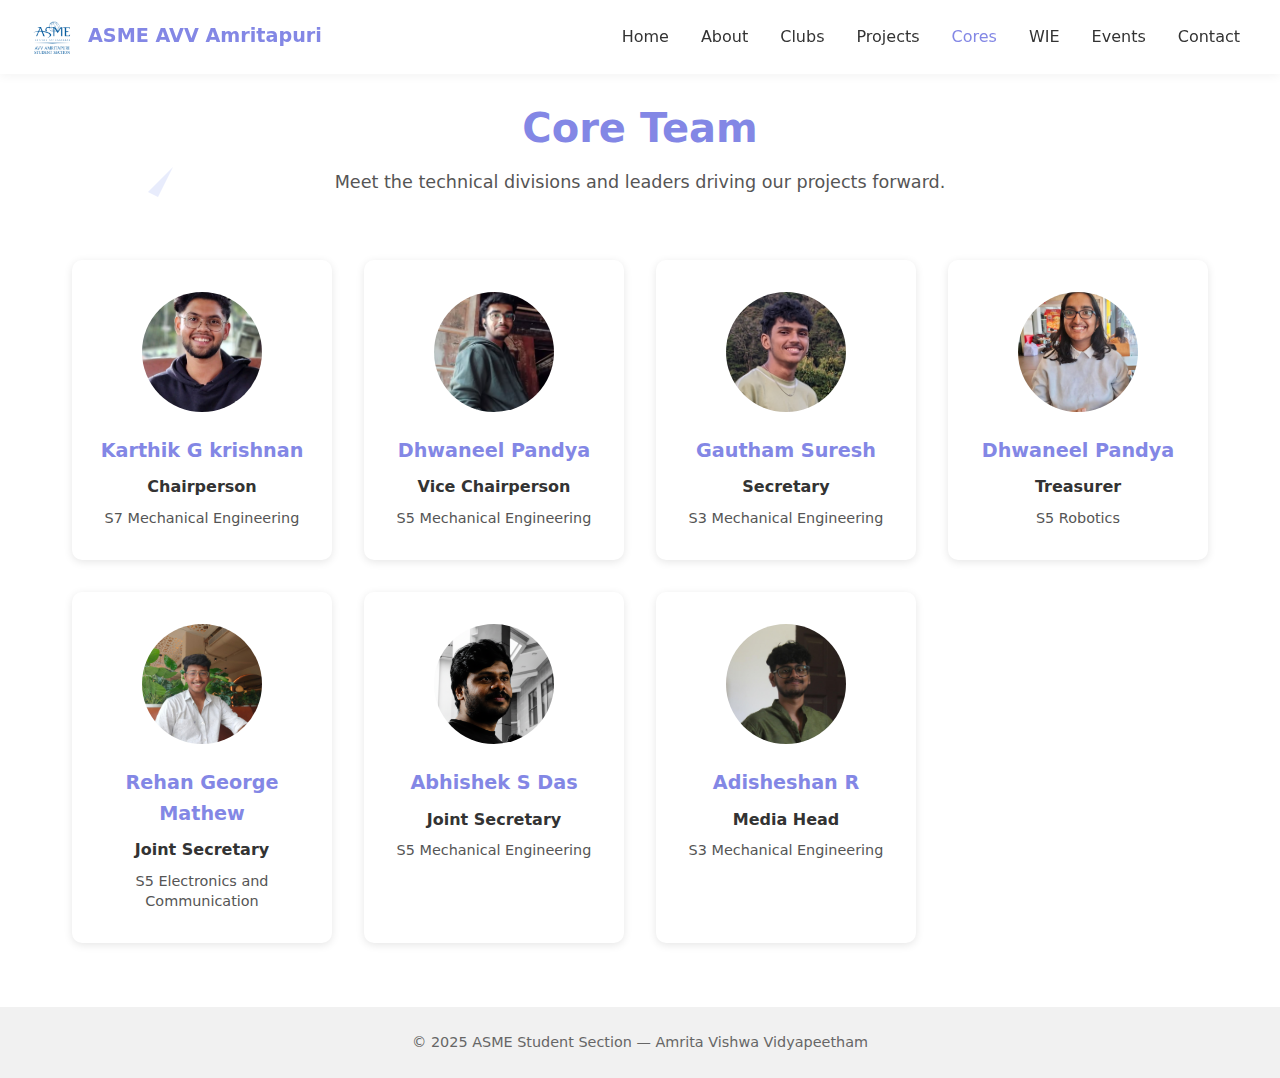
<file: cores.html>
<!DOCTYPE html>
<html lang="en">
<head>
    <meta charset="UTF-8">
    <meta name="viewport" content="width=device-width, initial-scale=1.0">
    <title>Our Cores – ASME Amritapuri</title>
    <link rel="preconnect" href="https://fonts.googleapis.com">
    <link rel="preconnect" href="https://fonts.gstatic.com" crossorigin>
    <link href="https://fonts.googleapis.com/css2?family=Inter:wght@400;500;600;700&display=swap" rel="stylesheet">
    <link rel="icon" type="image/png" href="images/logo2.jpg">
    <link href="https://unpkg.com/aos@2.3.1/dist/aos.css" rel="stylesheet">
    <link rel="stylesheet" href="https://cdnjs.cloudflare.com/ajax/libs/font-awesome/6.0.0/css/all.min.css" xintegrity="sha512-9usAa10IRO0HhonpyAIVpjrylPvoDwiPUiKdWk5t3PyolY1cOd4DSE0Ga+ri4AuTroPR5aQvXU9xC6qOPnzFeg==" crossorigin="anonymous" referrerpolicy="no-referrer" />
    <style>
        :root {
            --primary: lch(59.04% 51.58 288.73);
            --secondary: #FFD700;
            --pale-yellow: #FFF9C4;
            --text: #333333;
            --background: #FFFFFF;
        }
        * {
            margin: 0;
            padding: 0;
            box-sizing: border-box;
            font-family: 'Segoe UI', system-ui;
        }
        body {
            position: relative;
            background-color: var(--background);
            color: var(--text);
            line-height: 1.6;
            overflow-x: hidden;
        }

        /* Navigation */
        .navbar {
            padding: 1rem 2rem;
            display: flex;
            flex-wrap: wrap;
            justify-content: space-between;
            align-items: center;
            background: var(--background);
            position: fixed;
            width: 100%;
            top: 0;
            z-index: 1000;
            box-shadow: 0 2px 10px rgba(0,0,0,0.05);
        }
        .logo-container {
            display: flex;
            align-items: center;
            gap: 1rem;
        }
        .logo-img {
            height: 40px;
            width: auto;
        }
        .logo-text {
            font-weight: 600;
            font-size: 1.2rem;
            color: var(--primary);
        }
        .nav-links {
            display: flex;
            flex-wrap: wrap;
            gap: 1rem;
        }
        .nav-links a {
            color: var(--text);
            text-decoration: none;
            font-weight: 500;
            padding: 0.5rem;
            transition: color 0.2s;
        }
        .nav-links a.active,
        .nav-links a:hover {
            color: var(--primary);
        }

        /* Hamburger Icon */
        .hamburger {
            display: none; /* Hidden by default on larger screens */
            flex-direction: column;
            justify-content: space-around;
            width: 30px;
            height: 20px;
            cursor: pointer;
            z-index: 1001; /* Ensure it's above other content */
        }

        .hamburger span {
            display: block;
            width: 100%;
            height: 2px;
            background-color: var(--text);
            border-radius: 2px;
            transition: all 0.3s ease-in-out;
        }

        /* Hamburger animation */
        .hamburger.active span:nth-child(1) {
            transform: translateY(9px) rotate(45deg);
        }

        .hamburger.active span:nth-child(2) {
            opacity: 0;
        }

        .hamburger.active span:nth-child(3) {
            transform: translateY(-9px) rotate(-45deg);
        }

        /* Floating mechanical elements */
        .mechanical-bg {
            position: absolute;
            top: 0; left: 0;
            width: 100%; height: 100%;
            z-index: -1;
            opacity: 0.1;
            overflow: hidden;
        }
        .paper-plane, .robot {
            position: absolute;
            background-repeat: no-repeat;
            background-size: contain;
        }
        .paper-plane {
            width: 50px; height: 50px;
            background-image: url('data:image/svg+xml;utf8,<svg xmlns="http://www.w3.org/2000/svg" viewBox="0 0 100 100"><path d="M90 10L40 60L60 70L90 10Z" fill="%232B50EC"/><path d="M40 60L10 90L30 70L40 60Z" fill="%23FFD700"/></svg>');
            animation: fly 20s linear infinite;
        }
        .robot {
            width: 60px; height: 60px;
            background-image: url('data:image/svg+xml;utf8,<svg xmlns="http://www.w3.org/2000/svg" viewBox="0 0 100 100"><rect x="30" y="20" width="40" height="50" fill="%232B50EC"/><circle cx="40" cy="35" r="5" fill="%23FFD700"/><circle cx="60" cy="35" r="5" fill="%23FFD700"/><rect x="35" y="60" width="30" height="10" fill="%23FFD700"/><rect x="20" y="30" width="10" height="20" fill="%232B50EC"/><rect x="70" y="30" width="10" height="20" fill="%232B50EC"/></svg>');
            animation: walk 30s linear infinite;
        }
        @keyframes fly {
            0% { transform: translate(-100px, 50px) rotate(0deg); }
            100% { transform: translate(calc(100vw + 100px), 100px) rotate(360deg); }
        }
        @keyframes walk {
            0% { transform: translate(-100px, 70vh) scaleX(1); }
            49% { transform: translate(calc(100vw + 100px), 70vh) scaleX(1); }
            50% { transform: translate(calc(100vw + 100px), 70vh) scaleX(-1); }
            99% { transform: translate(-100px, 70vh) scaleX(-1); }
            100% { transform: translate(-100px, 70vh) scaleX(1); }
        }

        /* Page Header */
        .page-header {
            padding: 6rem 2rem 2rem;
            text-align: center;
        }
        .page-header h2 {
            font-size: 2.5rem;
            color: var(--primary);
            margin-bottom: 0.5rem;
        }
        .page-header p {
            font-size: 1.1rem;
            color: #555;
        }

        /* Team Grid */
        .team-grid {
            display: grid;
            grid-template-columns: repeat(auto-fit, minmax(220px, 1fr));
            gap: 2rem;
            max-width: 1200px;
            margin: 2rem auto 4rem;
            padding: 0 2rem;
            
        }

        
        .team-card {
            background: var(--background);
            border-radius: 10px;
            box-shadow: 0 2px 8px rgba(0,0,0,0.1);
            text-align: center;
            padding: 2rem 1rem;
            transition: transform 0.3s;
        }
        .team-card:hover {
            transform: translateY(-5px);
        }
        .team-card img {
            width: 120px; height: 120px;
            border-radius: 50%;
            object-fit: cover;
            margin-bottom: 1rem;
        }
        .team-card h3 {
            font-size: 1.2rem;
            color: var(--primary);
            margin-bottom: 0.5rem;
        }
        .team-card p.role {
            font-weight: 600;
            color: var(--text);
            margin-bottom: 0.5rem;
        }
        .team-card p.expertise {
            font-size: 0.9rem;
            color: #555;
            line-height: 1.4;
        }

        /* Footer */
        footer {
            text-align: center;
            padding: 1.5rem 2rem;
            background: #f1f1f1;
            font-size: 0.9rem;
            color: #666;
        }

        /* Responsive */
        @media (max-width: 768px) {
            .navbar {
                flex-direction: row; /* Keep logo and hamburger on one row */
                flex-wrap: nowrap;
                justify-content: space-between; /* Space between logo and hamburger */
            }

            .logo-container {
                margin-right: auto; /* Push logo to the left */
            }

            .nav-links {
                display: flex;
                flex-direction: column;
                position: absolute;
                top: 60px; /* Adjust based on navbar height */
                left: 0;
                width: 100%;
                background: var(--background);
                box-shadow: 0 2px 10px rgba(0,0,0,0.05);
                max-height: 0; /* Hidden by default */
                overflow: hidden;
                transition: max-height 0.3s ease-out;
            }

            .nav-links.open {
                max-height: 600px; /* Increased height to show all links */
                padding-bottom: 1rem; /* Add some padding at the bottom when open */
            }

            .nav-links a {
                padding: 0.75rem 0;
                text-align: center;
                border-bottom: 1px solid #eee; /* Add subtle separation */
                width: 100%; /* Make links take full width of dropdown */
            }

            .nav-links a:last-child {
                border-bottom: none; /* No border for the last link */
            }

            .hamburger {
                display: flex; /* Show hamburger icon on small screens */
            }

            .page-header h2 {
                font-size: 2rem;
            }

            .page-header p {
                font-size: 1rem;
            }

            .team-grid {
                grid-template-columns: 1fr; /* Stack team cards vertically on small screens */
                padding: 0 1rem;
            }
        }
    </style>
</head>
<body>
    <nav class="navbar">
        <div class="logo-container">
            <img src="images/logo.png" alt="ASME Logo" class="logo-img">
            <div class="logo-text">ASME AVV Amritapuri</div>
        </div>
        <div class="hamburger">
            <span></span>
            <span></span>
            <span></span>
        </div>
        <div class="nav-links" id="navLinks">
            <a href="index.html">Home</a>
            <a href="about.html">About</a>
            <a href="clubs.html">Clubs</a>
            <a href="projects.html">Projects</a>
            <a href="cores.html"class="active">Cores</a>
            <a href="wie.html">WIE</a>
            <a href="events.html">Events</a>
            <a href="contact.html">Contact</a>
        </div>
    </nav>

    <div class="mechanical-bg">
        <div class="paper-plane" style="top:15%; left:10%; animation-delay:0s;"></div>
        <div class="paper-plane" style="top:35%; left:75%; animation-delay:2s; animation-duration:22s;"></div>
        <div class="robot" style="top:65%; left:20%; animation-delay:4s;"></div>
        <div class="robot" style="top:80%; left:60%; animation-delay:6s; animation-duration:38s;"></div>
    </div>

    <section class="page-header">
        <h2>Core Team</h2>
        <p>Meet the technical divisions and leaders driving our projects forward.</p>
    </section>

    <section class="team-grid">
        <div class="team-card">
            <img src="images/karthik.jpg" alt="Karthik G Krishnan">
            <h3>Karthik G krishnan</h3>
            <p class="role">Chairperson</p>
            <p class="expertise">S7 Mechanical Engineering <br>
        </p>
        </div>
        <div class="team-card">
            <img src="images/dhwaneel.png" alt="Dhwaneel Pandya">
            <h3>Dhwaneel Pandya</h3>
            <p class="role">Vice Chairperson</p>
            <p class="expertise">S5 Mechanical Engineering</p>
        </div>
        <div class="team-card">
            <img src="images/gautham2.jpg" alt="Gautham">
            <h3>Gautham Suresh</h3>
            <p class="role">Secretary</p>
            <p class="expertise">S3 Mechanical Engineering</p>
        </div>
        <div class="team-card">
            <img src="images/anusree.jpg" alt="Anusree Giridhar">
            <h3>Dhwaneel Pandya</h3>
            <p class="role">Treasurer</p>
            <p class="expertise">S5 Robotics</p>
        </div>
        <div class="team-card">
            <img src="images/rehan2.jpg" alt="Rehan George Mathew">
            <h3>Rehan George Mathew</h3>
            <p class="role">Joint Secretary</p>
            <p class="expertise">S5 Electronics and Communication</p>
        </div>
        <div class="team-card">
            <img src="images/abhishek.png" alt="Abhishek S Das">
            <h3>Abhishek S Das</h3>
            <p class="role">Joint Secretary</p>
            <p class="expertise">S5 Mechanical Engineering</p>
        </div>
        <div class="team-card center-card">
            <img src="images/adhi.jpg" alt="Adisheshan R">
            <h3>Adisheshan R</h3>
            <p class="role">Media Head</p>
            <p class="expertise">S3 Mechanical Engineering</p>
        </div>
    </section>

    <footer>
        &copy; 2025 ASME Student Section — Amrita Vishwa Vidyapeetham
    </footer>

    <script>
        document.addEventListener('DOMContentLoaded', () => {
            const hamburger = document.querySelector('.hamburger');
            const navLinks = document.getElementById('navLinks');

            hamburger.addEventListener('click', () => {
                hamburger.classList.toggle('active');
                navLinks.classList.toggle('open');
            });

            // Close the navbar when a link is clicked (optional, but good for UX)
            navLinks.querySelectorAll('a').forEach(link => {
                link.addEventListener('click', () => {
                    hamburger.classList.remove('active');
                    navLinks.classList.remove('open');
                });
            });

            // subtle parallax for background elements
            document.addEventListener('mousemove', e => {
                const elems = document.querySelectorAll('.mechanical-bg > div');
                const x = e.clientX / window.innerWidth, y = e.clientY / window.innerHeight;
                elems.forEach((el, i) => {
                    const speed = 0.02 + i * 0.01;
                    // Preserve existing transforms if they are part of an animation
                    let currentTransform = el.style.transform;
                    let newTransform = '';

                    // Extract existing translate, scaleX, and rotate parts
                    const translateMatch = currentTransform.match(/translate\([^)]*\)/);
                    const scaleXMatch = currentTransform.match(/scaleX\([^)]*\)/);
                    const rotateMatch = currentTransform.match(/rotate\([^)]*\)/);

                    // Reconstruct transform string, adding mouse interaction offset
                    newTransform += translateMatch ? translateMatch[0] : '';
                    newTransform += ` translate(${(x - 0.5) * 30 * speed}px, ${(y - 0.5) * 30 * speed}px)`;
                    newTransform += scaleXMatch ? scaleXMatch[0] : '';
                    newTransform += rotateMatch ? rotateMatch[0] : '';

                    el.style.transform = newTransform;
                });
            });
        });
    </script>
</body>
</html>
</file>
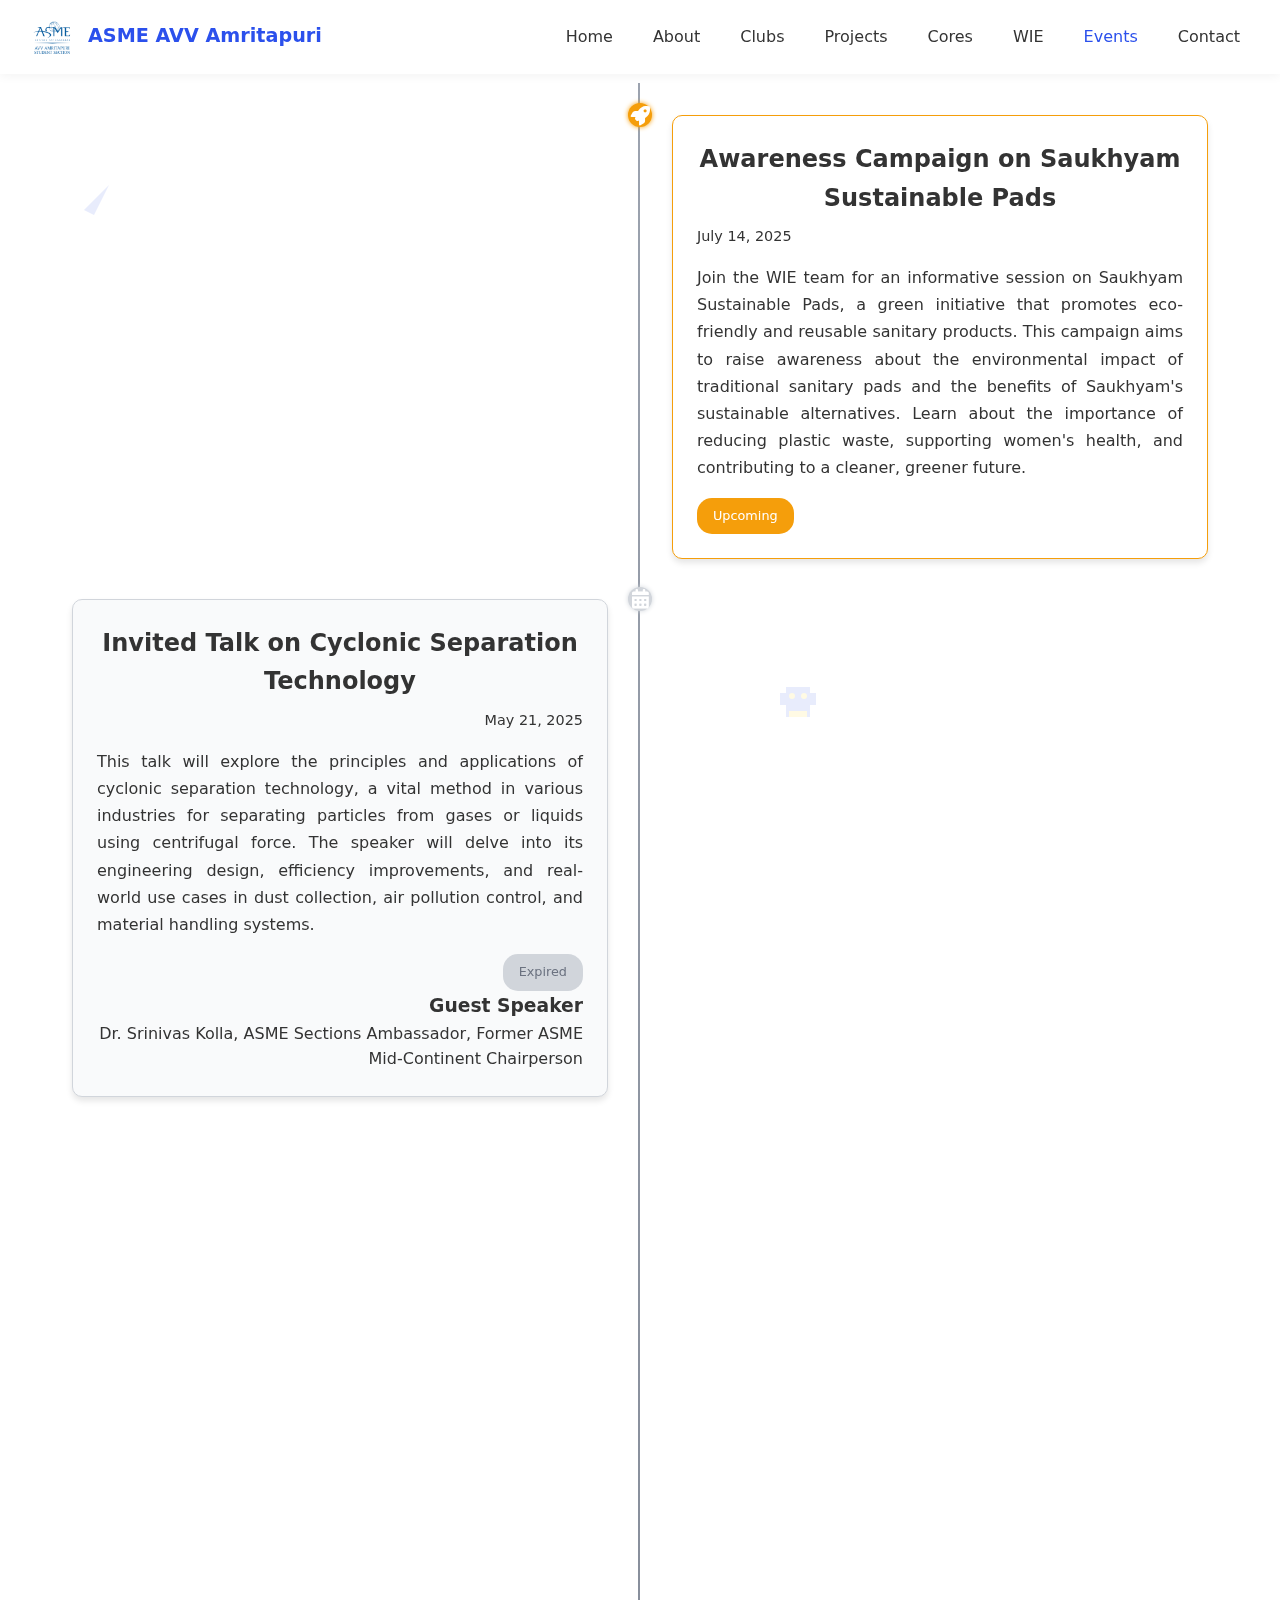
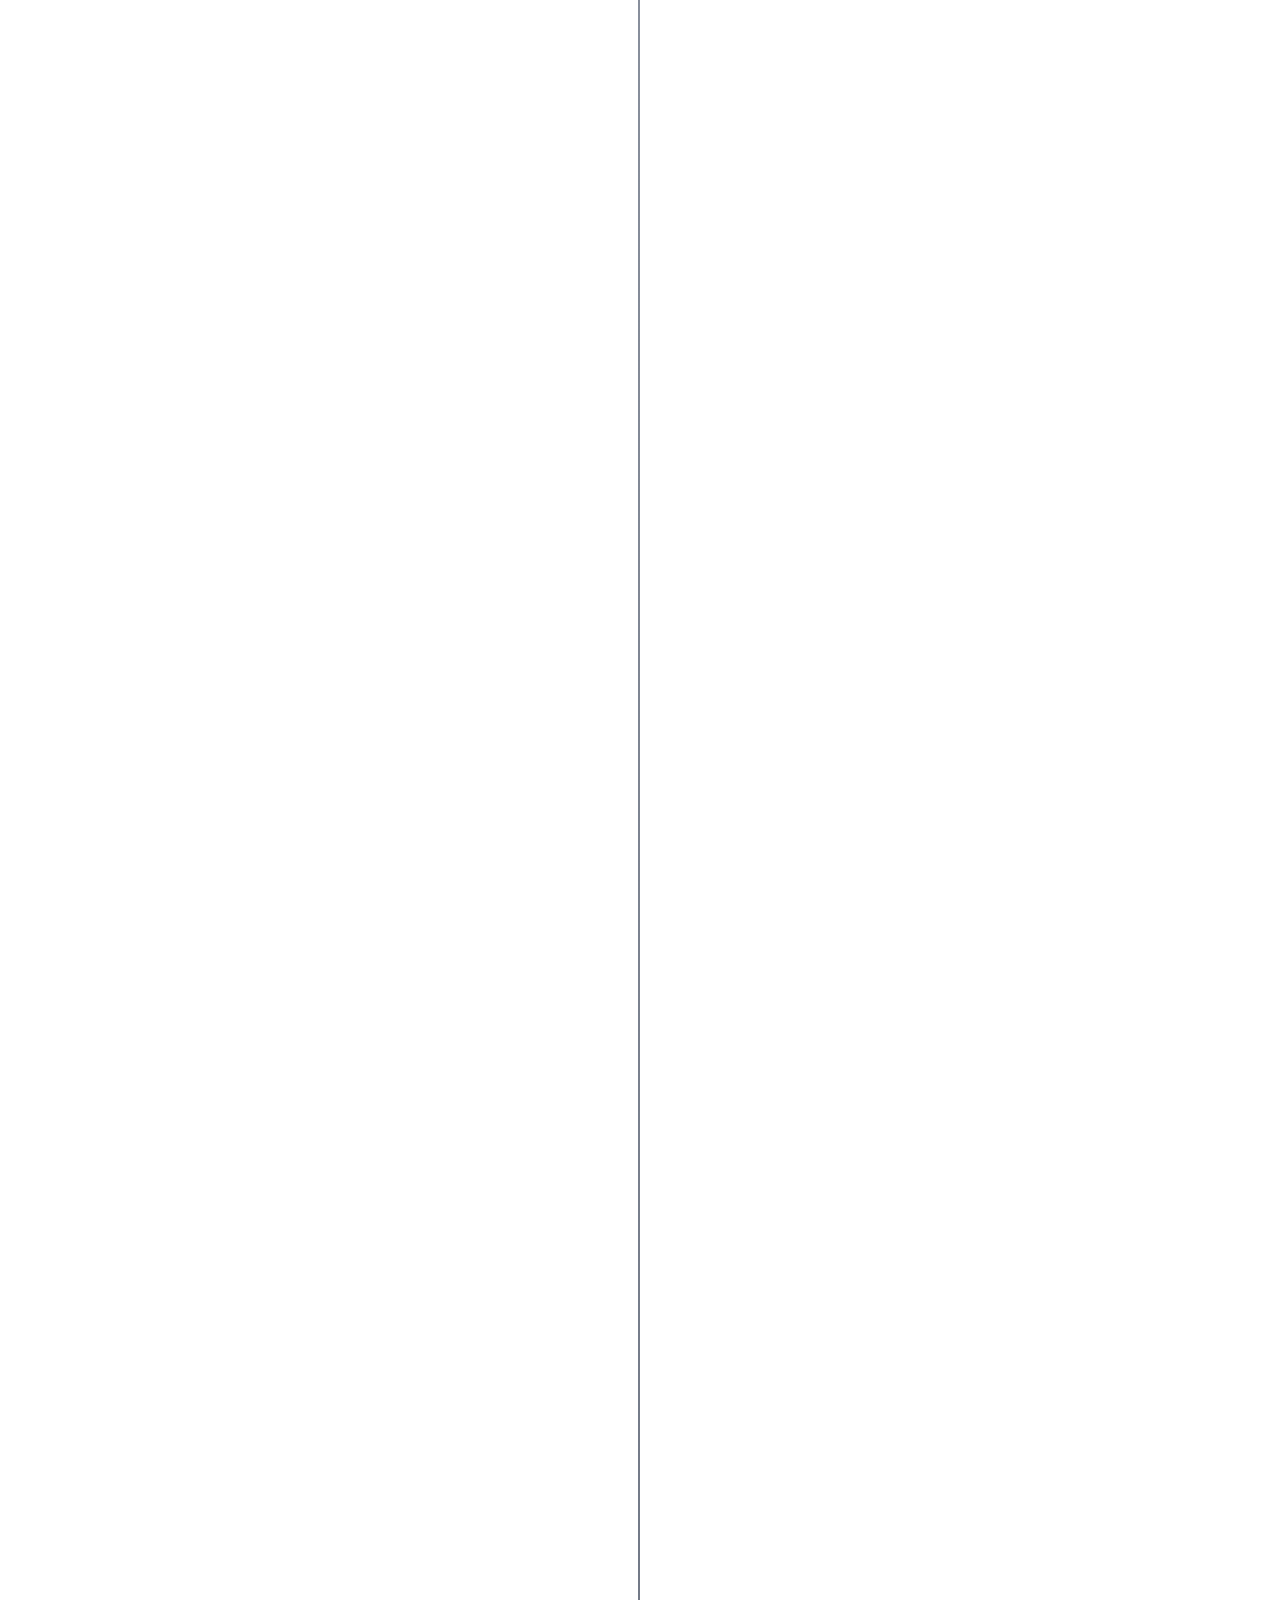
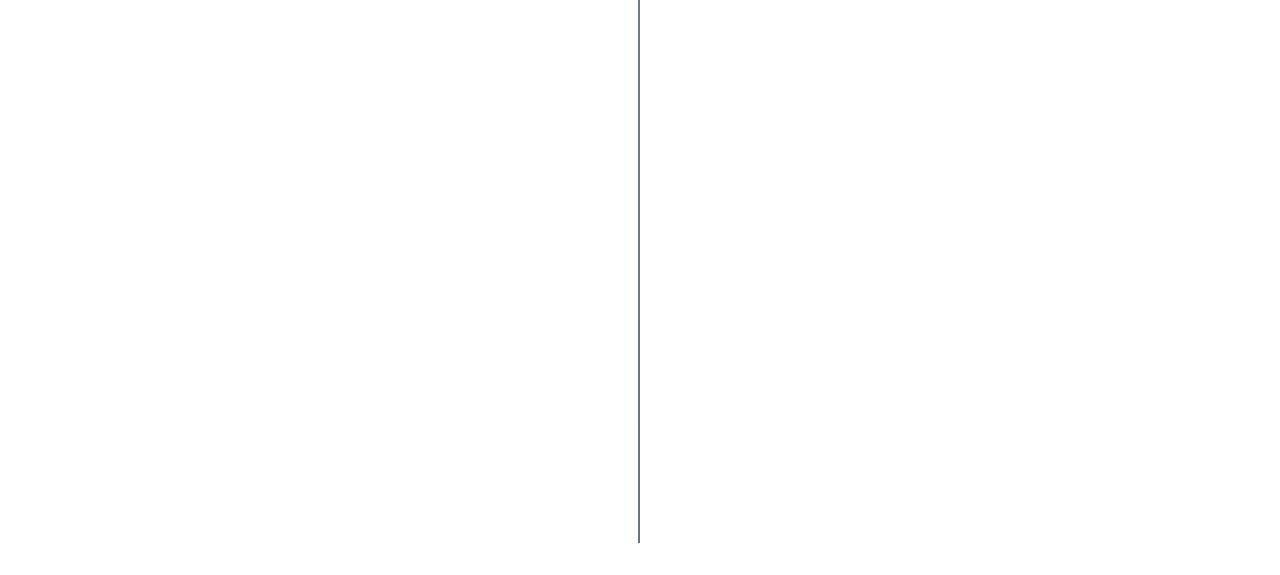
<file: events.html>
<!DOCTYPE html>
<html lang="en">
<head>
    <meta charset="UTF-8">
    <meta name="viewport" content="width=device-width, initial-scale=1.0">
    <title>Page Title | ASME Amritapuri</title>
    <link rel="preconnect" href="https://fonts.googleapis.com">
    <link rel="preconnect" href="https://fonts.gstatic.com" crossorigin>
    <link href="https://fonts.googleapis.com/css2?family=Inter:wght@400;500;600;700&display=swap" rel="stylesheet">
    <link rel="icon" type="image/png" href="images/logo2.jpg">
    <link href="https://unpkg.com/aos@2.3.1/dist/aos.css" rel="stylesheet">
    <link rel="stylesheet" href="https://cdnjs.cloudflare.com/ajax/libs/font-awesome/6.0.0/css/all.min.css" xintegrity="sha512-9usAa10IRO0HhonpyAIVpjrylPvoDwiPUiKdWk5t3PyolY1cOd4DSE0Ga+ri4AuTroPR5aQvXU9xC6qOPnzFeg==" crossorigin="anonymous" referrerpolicy="no-referrer" />
    <style>
        :root {
            --primary: #2B50EC; /* Soft Blue */
            --secondary: #FFD700; /* Muted Yellow */
            --pale-yellow: #FFF9C4; /* Pale Yellow for hover */
            --text: #333333;
            --background: #FFFFFF;
        }

        * {
            margin: 0;
            padding: 0;
            box-sizing: border-box;
            font-family: 'Segoe UI', system-ui;
        }

        body {
            background-color: var(--background);
            color: var(--text);
            line-height: 1.6;
            overflow-x: hidden;
        }

        /* Navigation */
        .navbar {
            padding: 1rem 2rem;
            display: flex;
            justify-content: space-between;
            align-items: center;
            background: var(--background);
            position: fixed;
            width: 100%;
            top: 0;
            z-index: 1000;
            box-shadow: 0 2px 10px rgba(0,0,0,0.05);
        }

        .logo-container {
            display: flex;
            align-items: center;
            gap: 1rem;
        }

        .logo-img {
            height: 40px;
            width: auto;
        }

        .logo-text {
            font-weight: 600;
            font-size: 1.2rem;
            color: var(--primary);
        }

        .nav-links {
            display: flex;
            gap: 1.5rem;
        }

        .nav-links a {
            color: var(--text);
            text-decoration: none;
            transition: color 0.2s;
            font-weight: 500;
            padding: 0.5rem;
        }

        .nav-links a:hover {
            color: var(--primary);
        }
        .nav-links a.active {
            color: var(--primary);
        }

        /* Hamburger Icon */
        .hamburger {
            display: none; /* Hidden by default on larger screens */
            flex-direction: column;
            justify-content: space-around;
            width: 30px;
            height: 20px;
            cursor: pointer;
            z-index: 1001; /* Ensure it's above other content */
        }

        .hamburger span {
            display: block;
            width: 100%;
            height: 2px;
            background-color: var(--text);
            border-radius: 2px;
            transition: all 0.3s ease-in-out;
        }

        /* Hamburger animation */
        .hamburger.active span:nth-child(1) {
            transform: translateY(9px) rotate(45deg);
        }

        .hamburger.active span:nth-child(2) {
            opacity: 0;
        }

        .hamburger.active span:nth-child(3) {
            transform: translateY(-9px) rotate(-45deg);
        }

        /* Mechanical Background Elements */
        .mechanical-bg {
            position: absolute;
            width: 100%;
            height: 100%;
            top: 0;
            left: 0;
            z-index: -1;
            opacity: 0.1;
            overflow: hidden;
        }

        /* Paper Plane */
        .paper-plane {
            position: absolute;
            width: 50px;
            height: 50px;
            background-image: url('data:image/svg+xml;utf8,<svg xmlns="http://www.w3.org/2000/svg" viewBox="0 0 100 100"><path d="M90 10L40 60L60 70L90 10Z" fill="%232B50EC"/><path d="M40 60L10 90L30 70L40 60Z" fill="%23FFD700"/></svg>');
            animation: fly 20s linear infinite;
        }

        /* Robot */
        .robot {
            position: absolute;
            width: 60px;
            height: 60px;
            background-image: url('data:image/svg+xml;utf8,<svg xmlns="http://www.w3.org/2000/svg" viewBox="0 0 100 100"><rect x="30" y="20" width="40" height="50" fill="%232B50EC"/><circle cx="40" cy="35" r="5" fill="%23FFD700"/><circle cx="60" cy="35" r="5" fill="%23FFD700"/><rect x="35" y="60" width="30" height="10" fill="%23FFD700"/><rect x="20" y="30" width="10" height="20" fill="%232B50EC"/><rect x="70" y="30" width="10" height="20" fill="%232B50EC"/></svg>');
            animation: walk 30s linear infinite;
        }

        /* Animations */
        @keyframes fly {
            0% { transform: translate(-100px, 50px) rotate(0deg); }
            100% { transform: translate(calc(100vw + 100px), 100px) rotate(360deg); }
        }

        @keyframes walk {
            0% { transform: translate(-100px, 70vh) scaleX(1); }
            49% { transform: translate(calc(100vw + 100px), 70vh) scaleX(1); }
            50% { transform: translate(calc(100vw + 100px), 70vh) scaleX(-1); }
            99% { transform: translate(-100px, 70vh) scaleX(-1); }
            100% { transform: translate(-100px, 70vh) scaleX(1); }
        }

        .container {
            max-width: 1200px;
            margin: 0 auto;
            padding: 2rem;
        }

        .timeline {
            position: relative;
            padding: 2rem 0;
        }

        .timeline::before {
            content: '';
            position: absolute;
            top: 0;
            bottom: 0;
            left: 50%;
            transform: translateX(-2px);
            width: 2px;
            background: linear-gradient(to bottom, #9ca3af, #6b7280);
        }

        .timeline-item {
            display: flex;
            margin-bottom: 2.5rem;
            position: relative;
        }

        .timeline-item:last-child {
            margin-bottom: 0;
        }

        .timeline-icon {
            position: absolute;
            left: 50%;
            transform: translateX(-50%) translateY(-50%);
            width: 24px;
            height: 24px;
            border-radius: 50%;
            color: white;
            display: flex;
            align-items: center;
            justify-content: center;
            z-index: 1;
            transition: transform 0.3s ease;
        }

        .timeline-icon i {
            font-size: 1.2rem;
        }

        .timeline-content {
            margin-left: 2rem;
            padding: 1.5rem;
            border-radius: 10px;
            box-shadow: 0 4px 6px rgba(0, 0, 0, 0.1);
            width: calc(50% - 2rem);
            transition: transform 0.3s ease, box-shadow 0.3s ease;
            position: relative;
        }

        .timeline-content::before {
            content: '';
            position: absolute;
            left: 0;
            top: 50%;
            transform: translateY(-50%);
            width: 0;
            height: 0;
            border-top: 10px solid transparent;
            border-bottom: 10px solid transparent;
            border-left: 10px solid transparent;
        }

        .timeline-item:nth-child(even) .timeline-content {
            margin-left: 0;
            margin-right: 2rem;
            text-align: right;
        }

        .timeline-item:nth-child(even) .timeline-content::before {
            left: auto;
            right: 0;
            border-left: none;
            border-right: 10px solid transparent;
        }

        .timeline-item:nth-child(odd) .timeline-content {
            margin-left: calc(50% + 2rem);
        }

        .timeline-item:nth-child(odd) .timeline-content::before {
            left: auto;
            right: 100%;
            border-left: none;
            border-right: 10px solid transparent;
        }

        .timeline-item:hover .timeline-icon {
            transform: translateX(-50%) translateY(-50%) scale(1.2);
            box-shadow: 0 0 10px;
        }

        .timeline-item:hover .timeline-content {
            transform: translateX(5px);
            box-shadow: 0 6px 8px rgba(0, 0, 0, 0.15);
        }

        .timeline-item:nth-child(even):hover .timeline-content {
            transform: translateX(-5px);
        }

        .event-title {
            font-size: 1.5rem;
            font-weight: 600;
            margin-bottom: 0.5rem;
            text-align: center;
        }

        .event-date {
            font-size: 0.9rem;
            margin-bottom: 1rem;
            display: block;
        }

        .event-description {
            font-size: 1rem;
            line-height: 1.7;
            text-align: justify;
        }

        /* --- Event Status Styles --- */
        .event-status {
            font-size: 0.8rem;
            font-weight: 500;
            margin-top: 1rem;
            padding: 0.5rem 1rem;
            border-radius: 15px;
            display: inline-block;
        }

        .status-upcoming {
            background-color: #f59e0b;
            color: #ffffff;
        }

        .status-ongoing {
            background-color: #10b981;
            color: #ffffff;
        }

        .status-expired {
            background-color: #d1d5db;
            color: #6b7280;
        }

        /* --- Timeline Item Styles based on Status --- */
        .timeline-item.upcoming .timeline-icon {
            background-color: #f59e0b;
            box-shadow: 0 0 5px #f59e0b;
        }
        .timeline-item.upcoming .timeline-content {
            background-color: #fff;
            border: 1px solid #f59e0b;
        }
        .timeline-item.upcoming .timeline-content::before {
            border-left-color: #fff;
        }

        .timeline-item.ongoing .timeline-icon {
            background-color: #10b981;
            box-shadow: 0 0 5px #10b981;
        }

        .timeline-item.ongoing .timeline-content {
            background-color: #fff;
            border: 1px solid #10b981;
        }

        .timeline-item.ongoing .timeline-content::before {
            border-left-color: #fff;
        }

        .timeline-item.expired .timeline-icon {
            background-color: #d1d5db;
            box-shadow: 0 0 5px #d1d5db;
        }

        .timeline-item.expired .timeline-content {
            background-color: #f9fafb;
            border: 1px solid #d1d5db;
        }

        .timeline-item.expired .timeline-content::before {
            border-left-color: #f9fafb;
        }

        .timeline-item:nth-child(even).expired .timeline-content::before {
            border-left-color: transparent;
            border-right-color: #f9fafb;
        }


        @media (max-width: 768px) {
            .timeline::before {
                left: 1rem;
            }

            .timeline-item .timeline-icon{
                left: 0.5rem;
            }

            .timeline-content {
                margin-left: 3.5rem;
                width: calc(100% - 4.5rem);
            }

            .timeline-item:nth-child(even) .timeline-content {
                margin-left: 3.5rem;
                margin-right: 0;
                text-align: left;
            }

            .timeline-item:nth-child(even) .timeline-content::before {
                left: 0;
                right: auto;
                border-left: 10px solid transparent;
                border-right: none;
            }
             .timeline-item:nth-child(odd) .timeline-content {
                margin-left: 3.5rem;
                margin-right: 0;
                text-align: left;
            }

            .timeline-item:nth-child(odd) .timeline-content::before {
                left: 0;
                right: auto;
                border-left: 10px solid transparent;
                border-right: none;
            }
        }

        /* Responsive Navbar specific styles */
        @media (max-width: 768px) {
            .navbar {
                flex-direction: row; /* Keep logo and hamburger on one row */
                flex-wrap: nowrap;
                justify-content: space-between; /* Space between logo and hamburger */
            }

            .logo-container {
                margin-right: auto; /* Push logo to the left */
            }

            .nav-links {
                display: flex;
                flex-direction: column;
                position: absolute;
                top: 60px; /* Adjust based on navbar height */
                left: 0;
                width: 100%;
                background: var(--background);
                box-shadow: 0 2px 10px rgba(0,0,0,0.05);
                max-height: 0; /* Hidden by default */
                overflow: hidden;
                transition: max-height 0.3s ease-out;
            }

            .nav-links.open {
                max-height: 600px; /* Sufficient height to show all links */
                padding-bottom: 1rem; /* Add some padding at the bottom when open */
            }

            .nav-links a {
                padding: 0.75rem 0;
                text-align: center;
                border-bottom: 1px solid #eee; /* Add subtle separation */
                width: 100%; /* Make links take full width of dropdown */
            }

            .nav-links a:last-child {
                border-bottom: none; /* No border for the last link */
            }

            .hamburger {
                display: flex; /* Show hamburger icon on small screens */
            }
        }
    </style>
</head>
<body>
    <nav class="navbar">
        <div class="logo-container">
            <img src="images/logo.png" alt="ASME Logo" class="logo-img">
            <div class="logo-text">ASME AVV Amritapuri</div>
        </div>
        <div class="hamburger">
            <span></span>
            <span></span>
            <span></span>
        </div>
        <div class="nav-links" id="navLinks">
            <a href="index.html">Home</a>
            <a href="about.html">About</a>
            <a href="clubs.html">Clubs</a>
            <a href="projects.html">Projects</a>
            <a href="cores.html">Cores</a>
            <a href="wie.html">WIE</a>
            <a href="events.html" class="active">Events</a>
            <a href="contact.html">Contact</a>
        </div>
    </nav>

    <main class="pt-20 pb-10">
        <div class="container">
            <h1 class="text-3xl font-semibold text-blue-600 text-center mb-8">Events Timeline</h1>
            <div class="timeline">
                <div class="timeline-item upcoming" data-aos="fade-left" data-aos-duration="600">
                    <div class="timeline-icon">
                        <i class="fas fa-rocket"></i>
                    </div>
                    <div class="timeline-content">
                        <h2 class="event-title">Awareness Campaign on Saukhyam Sustainable Pads</h2>
                        <span class="event-date">July 14, 2025</span>
                        <p class="event-description">
                            Join the WIE team for an informative session on Saukhyam Sustainable Pads, a green initiative that promotes eco-friendly and 
                            reusable sanitary products. This campaign aims to raise awareness about the environmental impact of traditional sanitary pads and the 
                            benefits of Saukhyam's sustainable alternatives. Learn about the importance of reducing plastic waste, supporting women's health, and 
                            contributing to a cleaner, greener future.
                        </p>
                        <span class="event-status status-upcoming">Upcoming</span>
                    </div>
                </div>
                <div class="timeline-item expired" data-aos="fade-right" data-aos-duration="600">
                    <div class="timeline-icon">
                        <i class="fas fa-calendar-alt"></i>
                    </div>
                    <div class="timeline-content">
                        <h2 class="event-title">Invited Talk on Cyclonic Separation Technology</h2>
                        <span class="event-date">May 21, 2025</span>
                        <p class="event-description">
                            This talk will explore the principles and applications of cyclonic separation technology, a vital method in various industries for 
                            separating particles from gases or liquids using centrifugal force. The speaker will delve into its engineering design, efficiency 
                            improvements, and real-world use cases in dust collection, air pollution control, and material handling systems.
                        </p>
                        <span class="event-status status-expired">Expired</span>
                        <div class="guest-section">
                            <h3 class="guest-title">Guest Speaker</h3>
                            <p class="guest-name">Dr. Srinivas Kolla, ASME Sections Ambassador, Former ASME Mid-Continent Chairperson</p>
                        </div>
                    </div>
                    
                </div>
                
                <div class="timeline-item expired" data-aos="fade-right" data-aos-duration="600">
                    <div class="timeline-icon">
                            <i class="fas fa-bullhorn"></i>
                    </div>
                    <div class="timeline-content">
                        <h2 class="event-title">DREAM BIG : STEM outreach program</h2>
                        <span class="event-date">April 24, 2025 </span>
                        <p class="event-description">
                            As the first initiative of our WIE community group, we conducted an outreach event
aimed at empowering young girls and fostering goal-oriented thinking. The event
was held at Karuyatheeram Balabhavan, an orphanage in the Kollam district of
Kerala, and focused on engaging with girls aged 12 to 15. This program marked the
beginning of our mission to support and inspire women and girls to achieve their
dreams.
                        </p>
                        <span class="event-status status-expired">Expired</span>
                    </div>
                </div>
                <div class="timeline-item expired" data-aos="fade-left" data-aos-duration="600">
                    <div class="timeline-icon">
                            <i class="fas fa-bullhorn"></i>
                    </div>
                    <div class="timeline-content">
                        <h2 class="event-title">The Summer School 2025</h2>
                        <span class="event-date">April 21, 2025 - April 27, 2025</span>
                        <p class="event-description">
                            ACM & ASME student chapter Amritapuri, organized 6 days Summer School event provided school students with a hands-on introduction to the world of technology. 
                            Along with coding, students learned the basics of robotics, 3D printing, and 3D modeling. Through interactive 
                            workshops and practical sessions, we inspired creativity and problem-solving skills, equipping students with essential 
                            knowledge in cutting-edge fields like automation, design, and digital fabrication.
                        </p>
                        <span class="event-status status-expired">Expired</span>
                    </div>
                </div>
                <div class="timeline-item expired" data-aos="fade-right" data-aos-duration="600">
                    <div class="timeline-icon">
                        <i class="fas fa-sitemap"></i>
                    </div>
                    <div class="timeline-content">
                        <h2 class="event-title">ASME WIE Inauguration</h2>
                        <span class="event-date">March 14, 2025</span>
                        <p class="event-description">
                           The Women in Engineering (WIE) Affinity Group at ASME AVV Amritapuri was
launched with the aim of empowering women in STEM, enhancing their involvement and
retention in technical sectors, tackling gender inequalities, and motivating upcoming
generations. Acknowledging the lack of a WIE branch under any ASME student section
in India, we took the initiative to fill this void, becoming the first ASME student section
in the nation to create a WIE affinity group.
The inauguration event featured Dr. Seena V, a Professor at the Indian Institute of Space
Science and Technology (IIST), Trivandrum, whose insights and expertise offered
valuable support to aspiring women engineers. Her speech highlighted the significance of
diversity in STEM fields and the importance of initiatives like WIE in nurturing a more
inclusive technical community.
                        </p>
                        <span class="event-status status-expired">Expired</span>
                    </div>
                </div>
                <div class="timeline-item expired" data-aos="fade-left" data-aos-duration="600">
                    <div class="timeline-icon">
                        <i class="fas fa-rocket"></i>
                    </div>
                    <div class="timeline-content">
                        <h2 class="event-title">ASME EFX AVV Amritapuri</h2>
                        <span class="event-date">February 8, 2025</span>
                        <p class="event-description">
                            The ASME EFx AVV Amritapuri, a regional tech-fest took place at Amrita Vishwa
Vidyapeetham on February 8, 2025. Under the guidance of the Department of
Mechanical Engineering, the ASME (American Society of Mechanical Engineers) AVV
(Amrita Vishwa Vidyapeetham) Student Section organized the university's first-ever
EFx (Engineering Festivals, ‘x’ stands for independent) event. The Event attracted 273
participants across south india and has been a very successful event. The event hosted Elevator pitch, Drone racing competition, Drone fabrication workshop, various technical talks and exhibitions.
                        </p>
                        <span class="event-status status-expired">Expired</span>
                    </div>
                </div>
                <div class="timeline-item expired" data-aos="fade-right" data-aos-duration="600">
                    <div class="timeline-icon">
                            <i class="fas fa-bullhorn"></i>
                    </div>
                    <div class="timeline-content">
                        <h2 class="event-title">TEA TALKS Season 1: Advancements in Missiles and Launch Vehicle Technology in India</h2>
                        <span class="event-date">May 27, 2024 </span>
                        <p class="event-description">
                            Join Us for an Exciting Talk on Missiles and Launch Vehicles! 🚀

Are you fascinated by the science of missiles and launch vehicles? Come and delve into the intriguing world of aerospace technology with us!

🗓️ Date & Time: 27.05.2024 9:30am
📍 Venue: Amritheshwari Hall

But that’s not all! Put your knowledge to the test with our Quiz and stand a chance to win from a prize pool worth ₹2500!
                        </p>
                        <span class="event-status status-expired">Expired</span>
                    </div>
                </div>
            </div>
        </div>
    </main>
        
    <div class="mechanical-bg">
        <div class="paper-plane" style="top:20%; left:5%; animation-delay: 0s;"></div>
        <div class="paper-plane" style="top:40%; left:80%; animation-delay: 3s; animation-duration: 25s;"></div>
        <div class="robot" style="top:70%; left:10%; animation-delay: 2s;"></div>
        <div class="robot" style="top:75%; left:60%; animation-delay: 5s; animation-duration: 40s;"></div>
    </div>

    <script>
        document.addEventListener('DOMContentLoaded', () => {
            const hamburger = document.querySelector('.hamburger');
            const navLinks = document.getElementById('navLinks');

            hamburger.addEventListener('click', () => {
                hamburger.classList.toggle('active');
                navLinks.classList.toggle('open');
            });

            // Close the navbar when a link is clicked (optional, but good for UX)
            navLinks.querySelectorAll('a').forEach(link => {
                link.addEventListener('click', () => {
                    hamburger.classList.remove('active');
                    navLinks.classList.remove('open');
                });
            });

            // Mechanical background elements interaction
            document.addEventListener('mousemove', (e) => {
                const elements = document.querySelectorAll('.mechanical-bg > div');
                const xPos = e.clientX / window.innerWidth;
                const yPos = e.clientY / window.innerHeight;
                
                elements.forEach((el, index) => {
                    const speed = 0.02 + (index * 0.01);
                    const xOffset = (xPos - 0.5) * 30 * speed;
                    const yOffset = (yPos - 0.5) * 30 * speed;
                    
                    // Ensure existing transforms are preserved, especially for animations
                    let currentTransform = el.style.transform;
                    let newTransform = '';

                    // Extract existing translate, scaleX, and rotate parts
                    const translateMatch = currentTransform.match(/translate\([^)]*\)/);
                    const scaleXMatch = currentTransform.match(/scaleX\([^)]*\)/);
                    const rotateMatch = currentTransform.match(/rotate\([^)]*\)/);

                    // Reconstruct transform string, adding mouse interaction offset
                    newTransform += translateMatch ? translateMatch[0] : '';
                    newTransform += ` translate(${xOffset}px, ${yOffset}px)`;
                    newTransform += scaleXMatch ? scaleXMatch[0] : '';
                    newTransform += rotateMatch ? rotateMatch[0] : '';

                    el.style.transform = newTransform;
                });
            });
        });
    </script>
    <script src="https://unpkg.com/aos@2.3.1/dist/aos.js"></script>
    <script>
        AOS.init();
    </script>
</body>
</html>
</file>
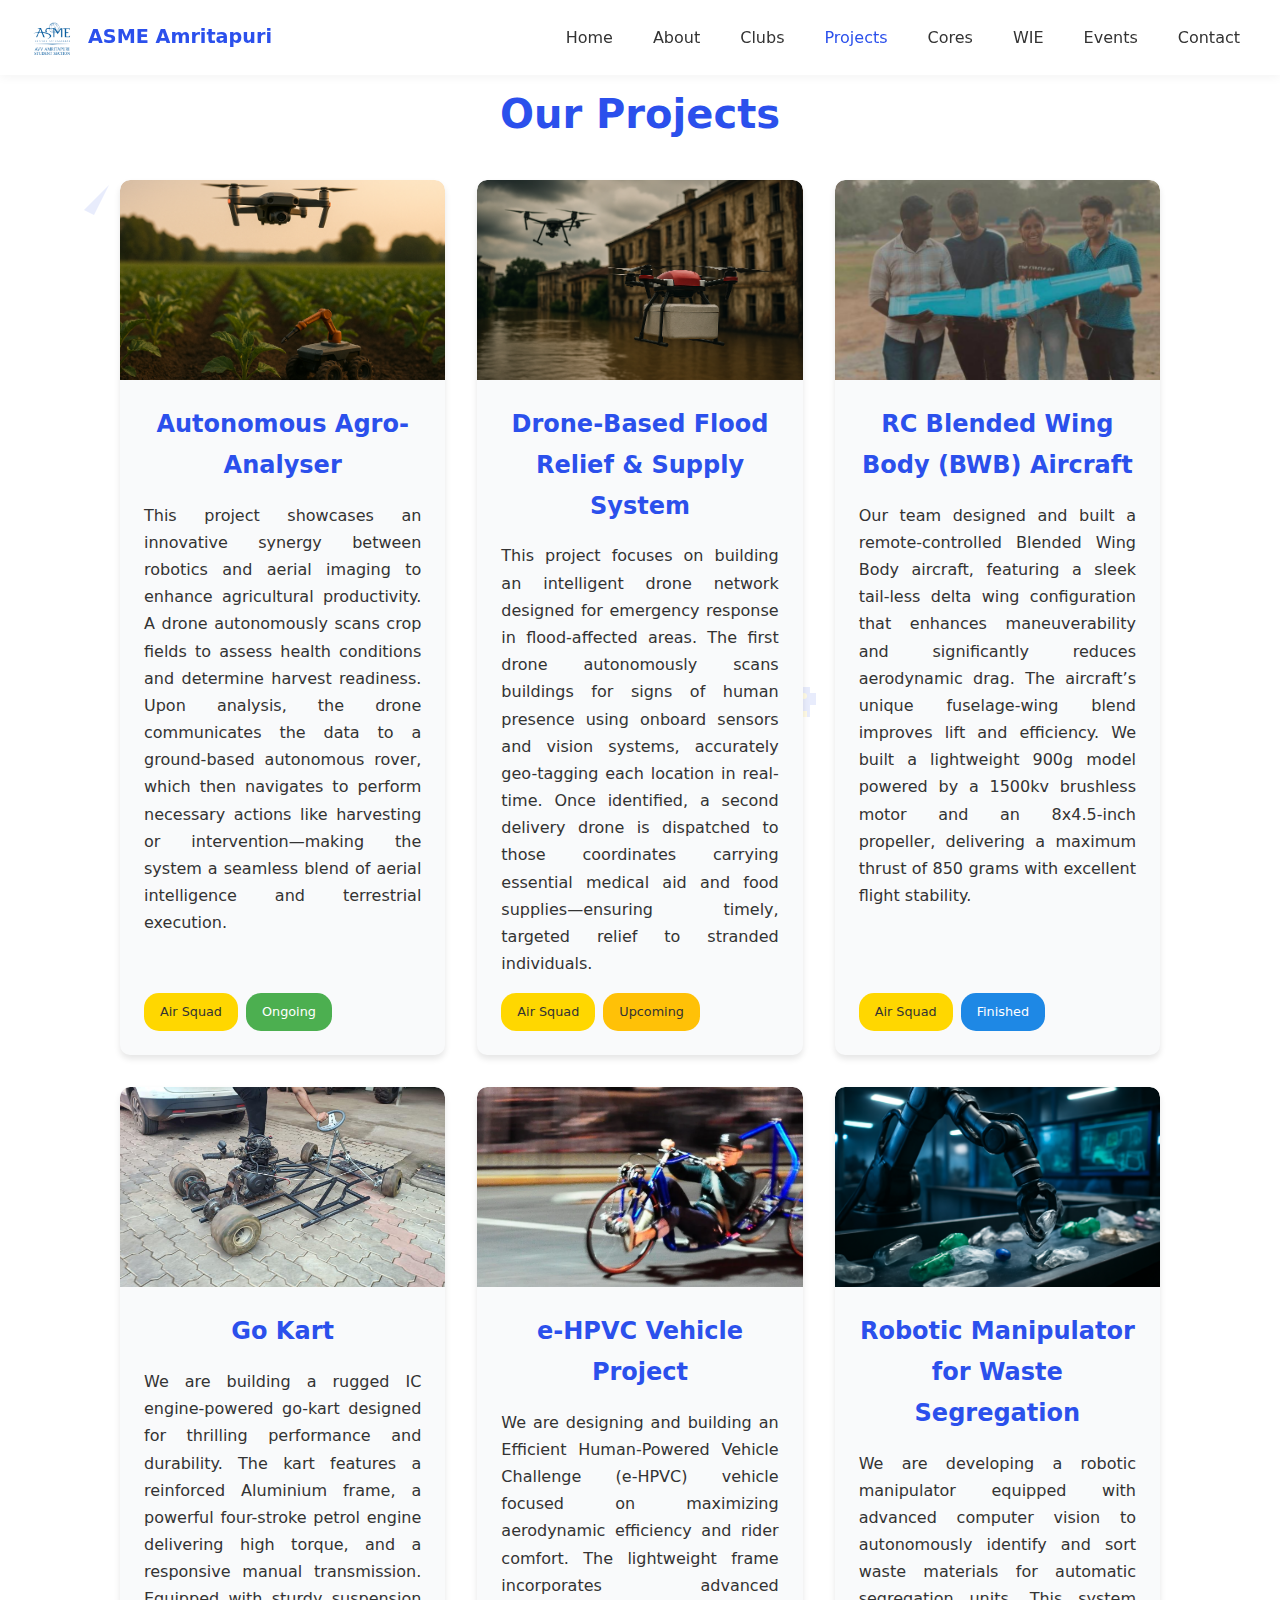
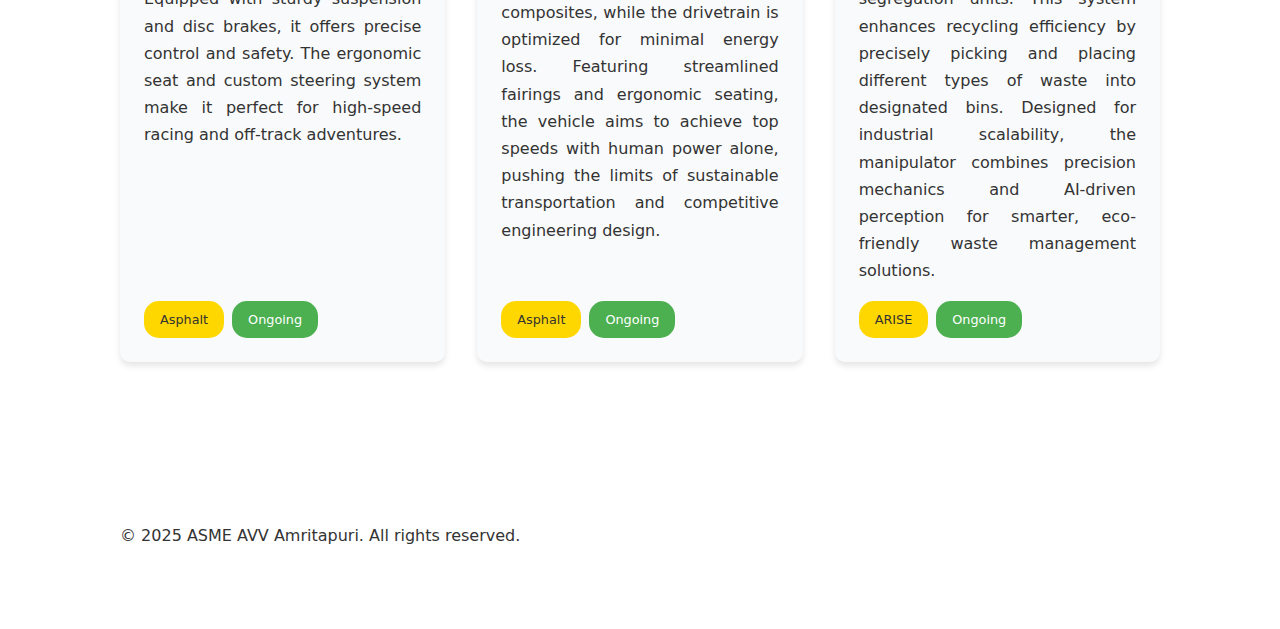
<file: projects.html>
<!DOCTYPE html>
<html lang="en">
<head>
    <meta charset="UTF-8">
    <meta name="viewport" content="width=device-width, initial-scale=1.0">
    <title>Page Title | ASME Amritapuri</title>
    <link rel="preconnect" href="https://fonts.googleapis.com">
    <link rel="preconnect" href="https://fonts.gstatic.com" crossorigin>
    <link href="https://fonts.googleapis.com/css2?family=Inter:wght@400;500;600;700&display=swap" rel="stylesheet">
    
    <link href="https://unpkg.com/aos@2.3.1/dist/aos.css" rel="stylesheet">
    <link rel="stylesheet" href="https://cdnjs.cloudflare.com/ajax/libs/font-awesome/6.0.0/css/all.min.css" xintegrity="sha512-9usAa10IRO0HhonpyAIVpjrylPvoDwiPUiKdWk5t3PyolY1cOd4DSE0Ga+ri4AuTroPR5aQvXU9xC6qOPnzFeg==" crossorigin="anonymous" referrerpolicy="no-referrer" />
    <style>
        :root {
            --primary: #2B50EC;  /* Soft Blue */
            --secondary: #FFD700;    /* Muted Yellow */
            --pale-yellow: #FFF9C4;  /* Pale Yellow for hover */
            --text: #333333;
            --background: #FFFFFF;
            --card-background: #F9FAFB;  /* Light background for cards */
            --card-shadow: 0 4px 6px rgba(0, 0, 0, 0.1);  /* Subtle shadow for cards */
            --border-radius: 10px;
        }

        * {
            margin: 0;
            padding: 0;
            box-sizing: border-box;
            font-family: 'Segoe UI', system-ui;
        }

        body {
            font-family: 'Inter', sans-serif;
            margin: 0;
            padding: 0;
            background-color: var(--background);
            color: var(--text);
            line-height: 1.7;
            overflow-x: hidden;
        }

        /* Navigation */
        .navbar {
            padding: 1rem 2rem;
            display: flex;
            justify-content: space-between;
            align-items: center;
            background: var(--background);
            position: fixed;
            width: 100%;
            top: 0;
            z-index: 1000;
            box-shadow: 0 2px 10px rgba(0,0,0,0.05);
        }

        .logo-container {
            display: flex;
            align-items: center;
            gap: 1rem;
        }

        .logo-img {
            height: 40px;
            width: auto;
        }

        .logo-text {
            font-weight: 600;
            font-size: 1.2rem;
            color: var(--primary);
        }

        .nav-links {
            display: flex;
            gap: 1.5rem;
        }

        .nav-links a {
            color: var(--text);
            text-decoration: none;
            transition: color 0.2s;
            font-weight: 500;
            padding: 0.5rem;
        }

        .nav-links a:hover {
            color: var(--primary);
        }
        .nav-links a.active {
            color: var(--primary);
        }

        /* Hamburger Icon */
        .hamburger {
            display: none; /* Hidden by default on larger screens */
            flex-direction: column;
            justify-content: space-around;
            width: 30px;
            height: 20px;
            cursor: pointer;
            z-index: 1001; /* Ensure it's above other content */
        }

        .hamburger span {
            display: block;
            width: 100%;
            height: 2px;
            background-color: var(--text);
            border-radius: 2px;
            transition: all 0.3s ease-in-out;
        }

        /* Hamburger animation */
        .hamburger.active span:nth-child(1) {
            transform: translateY(9px) rotate(45deg);
        }

        .hamburger.active span:nth-child(2) {
            opacity: 0;
        }

        .hamburger.active span:nth-child(3) {
            transform: translateY(-9px) rotate(-45deg);
        }

        /* Mechanical Background Elements */
        .mechanical-bg {
            position: absolute;
            width: 100%;
            height: 100%;
            top: 0;
            left: 0;
            z-index: -1;
            opacity: 0.1;
            overflow: hidden;
        }

        /* Paper Plane */
        .paper-plane {
            position: absolute;
            width: 50px;
            height: 50px;
            background-image: url('data:image/svg+xml;utf8,<svg xmlns="http://www.w3.org/2000/svg" viewBox="0 0 100 100"><path d="M90 10L40 60L60 70L90 10Z" fill="%232B50EC"/><path d="M40 60L10 90L30 70L40 60Z" fill="%23FFD700"/></svg>');
            animation: fly 20s linear infinite;
        }

        /* Robot */
        .robot {
            position: absolute;
            width: 60px;
            height: 60px;
            background-image: url('data:image/svg+xml;utf8,<svg xmlns="http://www.w3.org/2000/svg" viewBox="0 0 100 100"><rect x="30" y="20" width="40" height="50" fill="%232B50EC"/><circle cx="40" cy="35" r="5" fill="%23FFD700"/><circle cx="60" cy="35" r="5" fill="%23FFD700"/><rect x="35" y="60" width="30" height="10" fill="%23FFD700"/><rect x="20" y="30" width="10" height="20" fill="%232B50EC"/><rect x="70" y="30" width="10" height="20" fill="%232B50EC"/></svg>');
            animation: walk 30s linear infinite;
        }

        /* Animations */
        @keyframes fly {
            0% { transform: translate(-100px, 50px) rotate(0deg); }
            100% { transform: translate(calc(100vw + 100px), 100px) rotate(360deg); }
        }

        @keyframes walk {
            0% { transform: translate(-100px, 70vh) scaleX(1); }
            49% { transform: translate(calc(100vw + 100px), 70vh) scaleX(1); }
            50% { transform: translate(calc(100vw + 100px), 70vh) scaleX(-1); }
            99% { transform: translate(-100px, 70vh) scaleX(-1); }
            100% { transform: translate(-100px, 70vh) scaleX(1); }
        }

        /* --- Layout --- */
        .container {
            max-width: 1200px;
            margin: 0 auto;
            padding: 5rem;
        }

        .section-title {
            font-size: 2.5rem;
            font-weight: 700;
            color: var(--primary);
            margin-bottom: 2rem;
            text-align: center;
        }

        .project-grid {
            display: grid;
            grid-template-columns: repeat(auto-fill, minmax(300px, 1fr));
            gap: 2rem;
        }

        /* --- Card Styles --- */
        .project-card {
            background-color: var(--card-background);
            border-radius: var(--border-radius);
            box-shadow: var(--card-shadow);
            overflow: hidden;
            transition: transform 0.3s ease, box-shadow 0.3s ease;
            display: flex;
            flex-direction: column;
            height: 100%;
        }

        .project-card:hover {
            transform: translateY(-5px);
            box-shadow: 0 8px 15px rgba(0, 0, 0, 0.15);
        }

        .project-card img {
            width: 100%;
            height: 200px;
            object-fit: cover;
            border-top-left-radius: var(--border-radius);
            border-top-right-radius: var(--border-radius);
        }

        .project-content {
            padding: 1.5rem;
            display: flex;
            flex-direction: column;
            flex-grow: 1;
        }

        .project-title {
            font-size: 1.5rem;
            font-weight: 600;
            color: var(--primary);
            margin-bottom: 1rem;
            text-align: center;
        }

        .project-description {
            font-size: 1rem;
            color: var(--text);
            margin-bottom: 1rem;
            line-height: 1.7;
            flex-grow: 1;
            text-align: justify;
        }

        .project-labels {
            display: flex;
            flex-wrap: wrap;
            gap: 0.5rem;
            margin-bottom: 0;
        }

        .label {
            padding: 0.5rem 1rem;
            border-radius: 15px;
            font-size: 0.8rem;
            font-weight: 500;
            color: white;
        }

        .club-label {
            background-color: var(--secondary);
            color: var(--text);
        }
        .status-ongoing {
            background-color: #4CAF50;
        }
        .status-finished {
            background-color: #1E88E5;
        }
        .status-upcoming {
            background-color: #FFC107;
            color: var(--text);
        }

        /* --- Responsive Adjustments --- */
        @media (max-width: 768px) {
            .navbar {
                flex-direction: row; /* Keep logo and hamburger on one row */
                flex-wrap: nowrap;
                justify-content: space-between; /* Space between logo and hamburger */
            }

            .logo-container {
                margin-right: auto; /* Push logo to the left */
            }

            .nav-links {
                display: flex;
                flex-direction: column;
                position: absolute;
                top: 60px; /* Adjust based on navbar height */
                left: 0;
                width: 100%;
                background: var(--background);
                box-shadow: 0 2px 10px rgba(0,0,0,0.05);
                max-height: 0; /* Hidden by default */
                overflow: hidden;
                transition: max-height 0.3s ease-out;
            }

            .nav-links.open {
                max-height: 600px; /* Increased height to show all links */
                padding-bottom: 1rem; /* Add some padding at the bottom when open */
            }

            .nav-links a {
                padding: 0.75rem 0;
                text-align: center;
                border-bottom: 1px solid #eee; /* Add subtle separation */
                width: 100%; /* Make links take full width of dropdown */
            }

            .nav-links a:last-child {
                border-bottom: none; /* No border for the last link */
            }

            .hamburger {
                display: flex; /* Show hamburger icon on small screens */
            }

            .container {
                padding: 1rem; /* Adjusted padding for smaller screens */
            }

            .section-title {
                font-size: 2rem;
            }

            .project-grid {
                grid-template-columns: 1fr; /* Stack project cards vertically on small screens */
            }
        }
    </style>
</head>
<body>
    <nav class="navbar">
        <div class="logo-container">
            <img src="images/logo.png" alt="ASME Logo" class="logo-img">
            <div class="logo-text">ASME Amritapuri</div>
        </div>
        <div class="hamburger">
            <span></span>
            <span></span>
            <span></span>
        </div>
        <div class="nav-links" id="navLinks">
            <a href="index.html">Home</a>
            <a href="about.html">About</a>
            <a href="clubs.html">Clubs</a>
            <a href="projects.html" class="active">Projects</a>
            <a href="cores.html">Cores</a>
            <a href="wie.html">WIE</a>
            <a href="events.html">Events</a>
            <a href="contact.html">Contact</a>
        </div>
    </nav>

    <main class="main">
        <section class="container">
            <h2 class="section-title">Our Projects</h2>
            <div class="project-grid">
                <div class="project-card">
                    <img src="images/agridrone.png" alt="Project 1">
                    <div class="project-content">
                        <h3 class="project-title">Autonomous Agro-Analyser </h3>
                        <p class="project-description">
                            This project showcases an innovative synergy between robotics and aerial imaging to enhance agricultural productivity. 
                            A drone autonomously scans crop fields to assess health conditions and determine harvest readiness. 
                            Upon analysis, the drone communicates the data to a ground-based autonomous rover, 
                            which then navigates to perform necessary actions like harvesting or intervention—making the system a 
                            seamless blend of aerial intelligence and terrestrial execution.
                        </p>
                        <div class="project-labels">
                            <span class="label club-label">Air Squad</span>
                            <span class="label status-label status-ongoing">Ongoing</span>
                        </div>
                    </div>
                </div>
                <div class="project-card">
                    <img src="images/flood drone.png" alt="Project 2">
                    <div class="project-content">
                        <h3 class="project-title">Drone-Based Flood Relief & Supply System</h3>
                        <p class="project-description">
                            This project focuses on building an intelligent drone network designed for emergency response in flood-affected areas. 
                            The first drone autonomously scans buildings for signs of human presence using onboard sensors and vision systems, 
                            accurately geo-tagging each location in real-time. Once identified, a second delivery drone is 
                            dispatched to those coordinates carrying essential medical aid and food supplies—ensuring timely, targeted relief to stranded individuals.
                        </p>
                        <div class="project-labels">
                            <span class="label club-label">Air Squad</span>
                            <span class="label status-label status-upcoming">Upcoming</span>
                        </div>
                    </div>
                </div>
                <div class="project-card">
                    <img src="images/bwb.jpg" alt="Project 3">
                    <div class="project-content">
                        <h3 class="project-title">RC Blended Wing Body (BWB) Aircraft</h3>
                        <p class="project-description">
                            Our team designed and built a remote-controlled Blended Wing Body aircraft, featuring a sleek tail-less delta wing configuration 
                            that enhances maneuverability and significantly reduces aerodynamic drag. The aircraft’s unique fuselage-wing blend improves lift and 
                            efficiency. We built a lightweight 900g model powered by a 1500kv brushless motor and an 8x4.5-inch propeller, delivering a maximum thrust
                            of 850 grams with excellent flight stability.
                        </p>
                        <div class="project-labels">
                            <span class="label club-label">Air Squad</span>
                            <span class="label status-label status-finished">Finished</span>
                        </div>
                    </div>
                </div>
                <div class="project-card">
                    <img src="images/chasis.jpg" alt="Project 4">
                    <div class="project-content">
                        <h3 class="project-title">Go Kart</h3>
                        <p class="project-description">
                            We are building a rugged IC engine-powered go-kart designed for thrilling performance and durability. The kart features a reinforced Aluminium 
                            frame, a powerful four-stroke petrol engine delivering high torque, and a responsive manual transmission. Equipped with sturdy suspension 
                            and disc brakes, it offers precise control and safety. 
                            The ergonomic seat and custom steering system make it perfect for high-speed racing and off-track adventures.
                        </p>
                        <div class="project-labels">
                            <span class="label club-label">Asphalt</span>
                            <span class="label status-label status-ongoing">Ongoing</span>
                        </div>
                    </div>
                </div>
                <div class="project-card">
                    <img src="images/HPVC-2010-CR-1200x549.webp" alt="Project 4">
                    <div class="project-content">
                        <h3 class="project-title">e-HPVC Vehicle Project</h3>
                        <p class="project-description">
                            We are designing and building an Efficient Human-Powered Vehicle Challenge (e-HPVC) vehicle focused on maximizing aerodynamic 
                            efficiency and rider comfort. The lightweight frame incorporates advanced composites, while the drivetrain is optimized for minimal energy loss.
                            Featuring streamlined fairings and ergonomic seating, the vehicle aims to achieve top speeds with human power alone, pushing the limits 
                            of sustainable transportation and competitive engineering design.
                        </p>
                        <div class="project-labels">
                            <span class="label club-label">Asphalt</span>
                            <span class="label status-label status-ongoing">Ongoing</span>
                        </div>
                    </div>
                </div>
                <div class="project-card">
                    <img src="images/maniulator.png" alt="Project 4">
                    <div class="project-content">
                        <h3 class="project-title">Robotic Manipulator for Waste Segregation</h3>
                        <p class="project-description">
                            We are developing a robotic manipulator equipped with advanced computer vision to autonomously identify and sort waste materials for 
                            automatic segregation units. This system enhances recycling efficiency by precisely picking and placing different types of waste into 
                            designated bins. Designed for industrial scalability, the manipulator combines precision mechanics and AI-driven perception for smarter, 
                            eco-friendly waste management solutions.
                        </p>
                        <div class="project-labels">
                            <span class="label club-label">ARISE</span>
                            <span class="label status-label status-ongoing">Ongoing</span>
                        </div>
                    </div>
                </div>
            </div>
        </section>
    </main>

    <footer class="footer">
        <div class="container">
            <p>&copy; 2025 ASME AVV Amritapuri. All rights reserved.</p>
        </div>
    </footer>

    <div class="mechanical-bg">
        <div class="paper-plane" style="top:20%; left:5%; animation-delay: 0s;"></div>
        <div class="paper-plane" style="top:40%; left:80%; animation-delay: 3s; animation-duration: 25s;"></div>
        <div class="robot" style="top:70%; left:10%; animation-delay: 2s;"></div>
        <div class="robot" style="top:75%; left:60%; animation-delay: 5s; animation-duration: 40s;"></div>
    </div>

    <script>
        document.addEventListener('DOMContentLoaded', () => {
            const hamburger = document.querySelector('.hamburger');
            const navLinks = document.getElementById('navLinks');

            hamburger.addEventListener('click', () => {
                hamburger.classList.toggle('active');
                navLinks.classList.toggle('open');
            });

            // Close the navbar when a link is clicked (optional, but good for UX)
            navLinks.querySelectorAll('a').forEach(link => {
                link.addEventListener('click', () => {
                    hamburger.classList.remove('active');
                    navLinks.classList.remove('open');
                });
            });

            // Mechanical background elements interaction
            document.addEventListener('mousemove', (e) => {
                const elements = document.querySelectorAll('.mechanical-bg > div');
                const xPos = e.clientX / window.innerWidth;
                const yPos = e.clientY / window.innerHeight;
                
                elements.forEach((el, index) => {
                    const speed = 0.02 + (index * 0.01);
                    const xOffset = (xPos - 0.5) * 30 * speed;
                    const yOffset = (yPos - 0.5) * 30 * speed;
                    
                    // Ensure existing transforms are preserved, especially for animations
                    let currentTransform = el.style.transform;
                    let newTransform = '';

                    // Extract existing translate, scaleX, and rotate parts
                    const translateMatch = currentTransform.match(/translate\([^)]*\)/);
                    const scaleXMatch = currentTransform.match(/scaleX\([^)]*\)/);
                    const rotateMatch = currentTransform.match(/rotate\([^)]*\)/);

                    // Reconstruct transform string, adding mouse interaction offset
                    newTransform += translateMatch ? translateMatch[0] : '';
                    newTransform += ` translate(${xOffset}px, ${yOffset}px)`;
                    newTransform += scaleXMatch ? scaleXMatch[0] : '';
                    newTransform += rotateMatch ? rotateMatch[0] : '';

                    el.style.transform = newTransform;
                });
            });
        });
    </script>
</body>
</html>
</file>
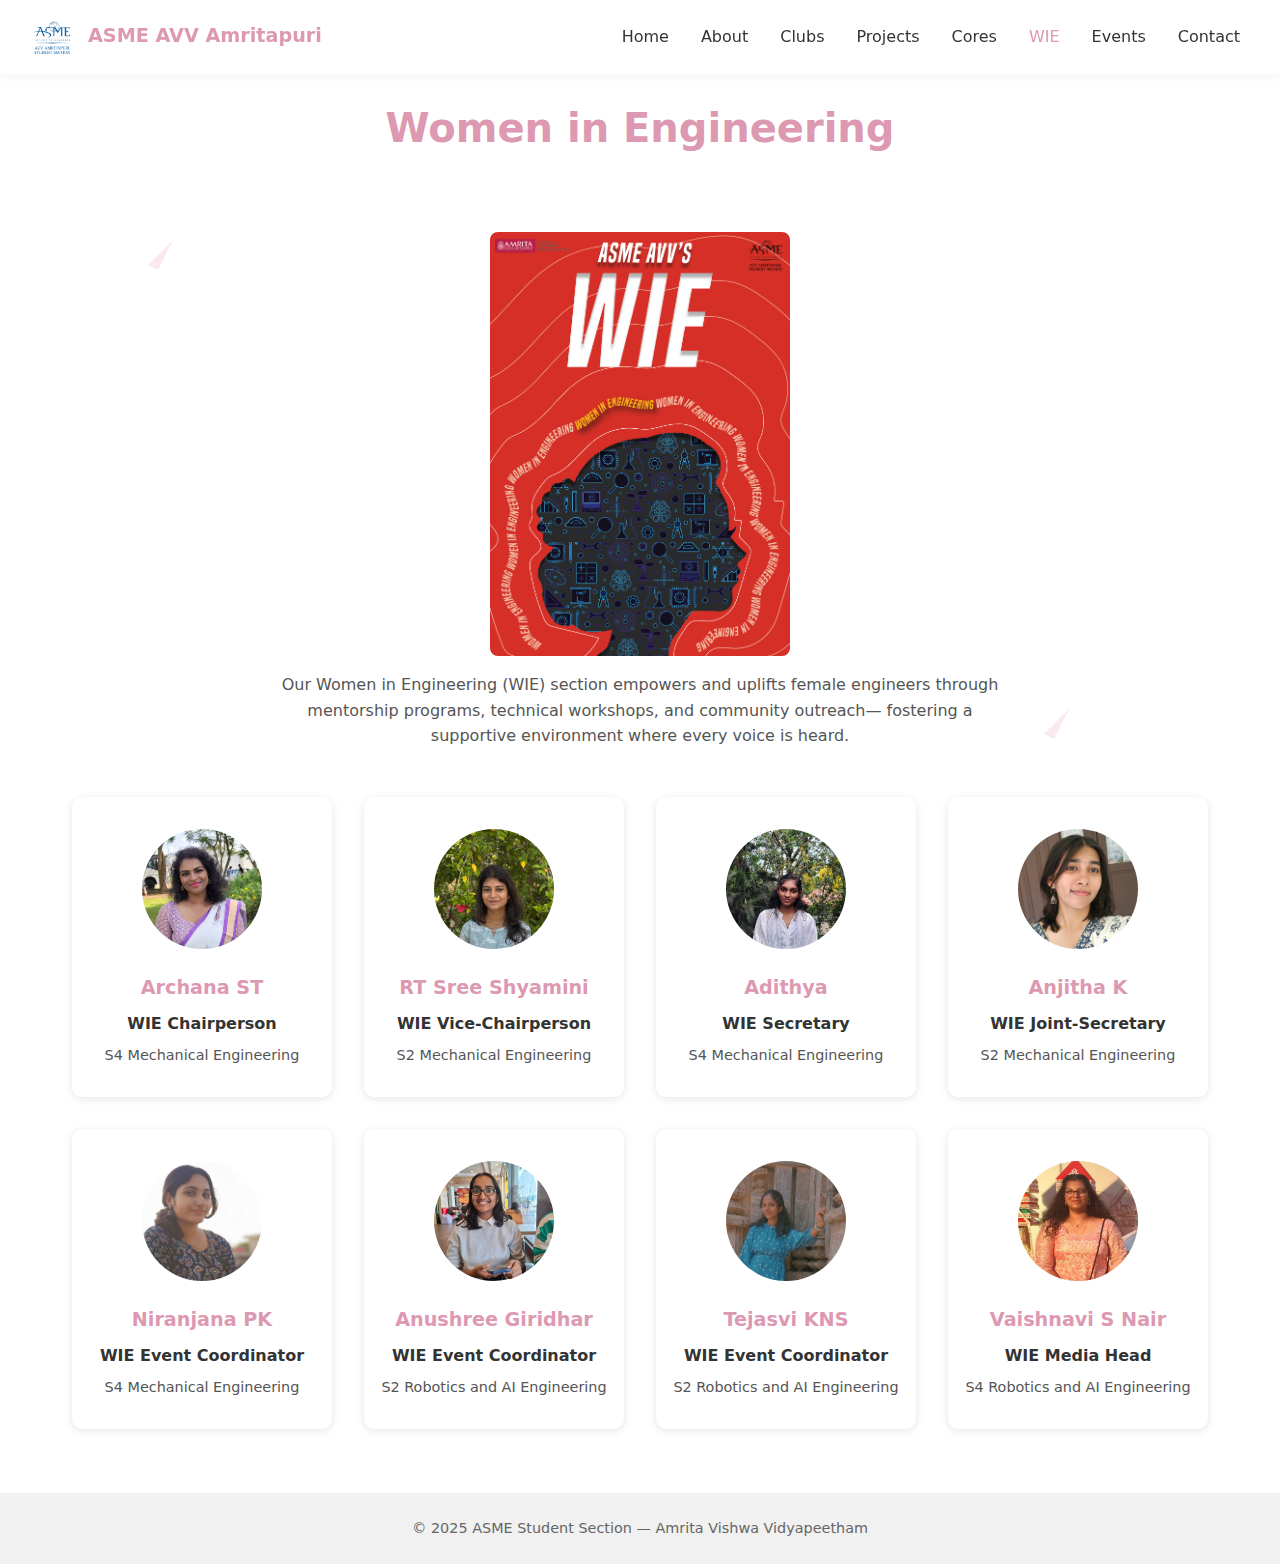
<file: wie.html>
<!DOCTYPE html>
<html lang="en">
<head>
    <meta charset="UTF-8">
    <meta name="viewport" content="width=device-width, initial-scale=1.0">
    <title>Women in Engineering – ASME Amritapuri</title>
    <link rel="preconnect" href="https://fonts.googleapis.com">
    <link rel="preconnect" href="https://fonts.gstatic.com" crossorigin>
    <link href="https://fonts.googleapis.com/css2?family=Inter:wght@400;500;600;700&display=swap" rel="stylesheet">
    <link rel="icon" type="image/png" href="images/logo2.jpg">
    <link href="https://unpkg.com/aos@2.3.1/dist/aos.css" rel="stylesheet">
    <link rel="stylesheet" href="https://cdnjs.cloudflare.com/ajax/libs/font-awesome/6.0.0/css/all.min.css" xintegrity="sha512-9usAa10IRO0HhonpyAIVpjrylPvoDwiPUiKdWk5t3PyolY1cOd4DSE0Ga+ri4AuTroPR5aQvXU9xC6qOPnzFeg==" crossorigin="anonymous" referrerpolicy="no-referrer" />
    <style>
        /* —— ensure anchor targets land below the fixed navbar —— */
        html {
            scroll-padding-top: 4rem;
        }

        :root {
            --primary: #dd99b1;      /* Magenta accent */
            --secondary: #FFC0CB;    /* Light pink */
            --hover-bg: #FFE4E1;     /* Misty rose for hovers */
            --text: #333333;
            --background: #FFFFFF;
        }

        * {
            margin: 0; padding: 0;
            box-sizing: border-box;
            font-family: 'Segoe UI', system-ui;
        }

        body {
            position: relative;
            background: var(--background);
            color: var(--text);
            overflow-x: hidden;
            line-height: 1.6;
        }

        /* Navigation */
        .navbar {
            padding: 1rem 2rem;
            display: flex;
            justify-content: space-between; /* Changed from flex-wrap to nowrap for mobile */
            align-items: center;
            background: var(--background);
            position: fixed; width: 100%; top: 0; z-index: 1000;
            box-shadow: 0 2px 10px rgba(0,0,0,0.05);
        }
        .logo-container { display: flex; align-items: center; gap: 1rem; }
        .logo-img { height: 40px; }
        .logo-text {
            font-weight: 600; font-size: 1.2rem;
            color: var(--primary);
        }
        .nav-links {
            display: flex;
            gap: 1rem; /* Reduced gap for better fit */
        }
        .nav-links a {
            color: var(--text); text-decoration: none;
            font-weight: 500; padding: 0.5rem;
            transition: color 0.2s;
        }
        .nav-links a:hover,
        .nav-links a.active { color: var(--primary); }

        /* Hamburger Icon */
        .hamburger {
            display: none; /* Hidden by default on larger screens */
            flex-direction: column;
            justify-content: space-around;
            width: 30px;
            height: 20px;
            cursor: pointer;
            z-index: 1001; /* Ensure it's above other content */
        }

        .hamburger span {
            display: block;
            width: 100%;
            height: 2px;
            background-color: var(--text);
            border-radius: 2px;
            transition: all 0.3s ease-in-out;
        }

        /* Hamburger animation */
        .hamburger.active span:nth-child(1) {
            transform: translateY(9px) rotate(45deg);
        }

        .hamburger.active span:nth-child(2) {
            opacity: 0;
        }

        .hamburger.active span:nth-child(3) {
            transform: translateY(-9px) rotate(-45deg);
        }

        /* Floating mechanical elements */
        .mechanical-bg {
            position: absolute; top: 0; left: 0;
            width: 100%; height: 100%;
            z-index: -1; opacity: 0.1; overflow: hidden;
        }
        .paper-plane, .robot {
            position: absolute;
            background-repeat: no-repeat;
            background-size: contain;
        }
        .paper-plane {
            width: 50px; height: 50px;
            background-image: url('data:image/svg+xml;utf8,<svg xmlns="http://www.w3.org/2000/svg" viewBox="0 0 100 100"><path d="M90 10L40 60L60 70L90 10Z" fill="%23D6336C"/><path d="M40 60L10 90L30 70L40 60Z" fill="%23FFC0CB"/></svg>');
            animation: fly 20s linear infinite;
        }
        .robot {
            width: 60px; height: 60px;
            background-image: url('data:image/svg+xml;utf8,<svg xmlns="http://www.w3.org/2000/svg" viewBox="0 0 100 100"><rect x="30" y="20" width="40" height="50" fill="%23D6336C"/><circle cx="40" cy="35" r="5" fill="%23FFC0CB"/><circle cx="60" cy="35" r="5" fill="%23FFC0CB"/><rect x="35" y="60" width="30" height="10" fill="%23FFC0CB"/><rect x="20" y="30" width="10" height="20" fill="%23D6336C"/><rect x="70" y="30" width="10" height="20" fill="%23D6336C"/></svg>');
            animation: walk 30s linear infinite;
        }
        @keyframes fly {
            0% { transform: translate(-100px, 50px) rotate(0deg); }
            100% { transform: translate(calc(100vw + 100px), 100px) rotate(360deg); }
        }
        @keyframes walk {
            0% { transform: translate(-100px, 70vh) scaleX(1); }
            49% { transform: translate(calc(100vw + 100px), 70vh) scaleX(1); }
            50% { transform: translate(calc(100vw + 100px), 70vh) scaleX(-1); }
            99% { transform: translate(-100px, 70vh) scaleX(-1); }
            100% { transform: translate(-100px, 70vh) scaleX(1); }
        }

        /* Page Header */
        .page-header {
            padding: 6rem 2rem 2rem; /* account for fixed nav */
            text-align: center;
            scroll-margin-top: 4rem; /* ensure section sits below navbar */
        }
        .page-header h2 {
            font-size: 2.5rem; color: var(--primary);
            margin-bottom: 0.5rem;
        }

        /* Event Gallery */
        .event-gallery {
            display: flex;
            justify-content: center;
            gap: 1rem;
            margin: 2rem auto 1rem;
            padding: 0 2rem;
        }
        .event-gallery img {
            width: 300px;
            height: auto;
            border-radius: 8px;
            object-fit: cover;
            cursor: pointer;
            transition: opacity 0.3s;
        }
        .event-gallery img:hover { opacity: 0.8; }

        /* Intro Paragraph */
        .intro-text {
            max-width: 800px;
            margin: 1rem auto 3rem;
            padding: 0 2rem;
            text-align: center;
            font-size: 1rem;
            color: #555555;
        }

        /* Member Grid */
        .team-grid {
            display: grid;
            grid-template-columns: repeat(auto-fit, minmax(220px,1fr));
            gap: 2rem;
            max-width: 1200px;
            margin: 2rem auto 4rem;
            padding: 0 2rem;
        }
        .team-card {
            background: var(--background);
            border-radius: 10px;
            box-shadow: 0 2px 8px rgba(0,0,0,0.1);
            text-align: center;
            padding: 2rem 1rem;
            transition: transform 0.3s;
        }
        .team-card:hover { transform: translateY(-5px); }
        .team-card img {
            width: 120px; height: 120px;
            border-radius: 50%;
            object-fit: cover;
            margin-bottom: 1rem;
        }
        .team-card h3 {
            font-size: 1.2rem;
            color: var(--primary);
            margin-bottom: 0.5rem;
        }
        .team-card p.role {
            font-weight: 600; color: var(--text);
            margin-bottom: 0.5rem;
        }
        .team-card p.expertise {
            font-size: 0.9rem; color: #555555;
            line-height: 1.4;
        }

        /* Footer */
        footer {
            text-align: center;
            padding: 1.5rem 2rem;
            background: #f1f1f1;
            font-size: 0.9rem;
            color: #666666;
        }

        /* Responsive */
        @media (max-width: 768px) {
            .navbar {
                flex-direction: row; /* Keep logo and hamburger on one row */
                flex-wrap: nowrap;
                justify-content: space-between; /* Space between logo and hamburger */
            }
            .logo-container {
                margin-right: auto; /* Push logo to the left */
            }
            .nav-links {
                display: flex;
                flex-direction: column;
                position: absolute;
                top: 60px; /* Adjust based on navbar height */
                left: 0;
                width: 100%;
                background: var(--background);
                box-shadow: 0 2px 10px rgba(0,0,0,0.05);
                max-height: 0; /* Hidden by default */
                overflow: hidden;
                transition: max-height 0.3s ease-out;
            }
            .nav-links.open {
                max-height: 600px; /* Increased height to show all links */
                padding-bottom: 1rem; /* Add some padding at the bottom when open */
            }
            .nav-links a {
                padding: 0.75rem 0;
                text-align: center;
                border-bottom: 1px solid #eee; /* Add subtle separation */
                width: 100%; /* Make links take full width of dropdown */
            }
            .nav-links a:last-child {
                border-bottom: none; /* No border for the last link */
            }
            .hamburger {
                display: flex; /* Show hamburger icon on small screens */
            }
            .page-header h2 { font-size: 2rem; }
            .event-gallery { flex-wrap: wrap; }
            .team-grid {
                grid-template-columns: 1fr; /* Stack team cards vertically on small screens */
                padding: 0 1rem;
            }
            .intro-text {
                padding: 0 1rem;
            }
        }
    </style>
</head>
<body>

    <nav class="navbar">
        <div class="logo-container">
            <img src="images/logo.png" alt="ASME Logo" class="logo-img">
            <div class="logo-text">ASME AVV Amritapuri</div>
        </div>
        <div class="hamburger">
            <span></span>
            <span></span>
            <span></span>
        </div>
        <div class="nav-links" id="navLinks">
            <a href="index.html">Home</a>
            <a href="about.html">About</a>
            <a href="clubs.html">Clubs</a>
            <a href="projects.html">Projects</a>
            <a href="cores.html">Cores</a>
            <a href="wie.html" class="active">WIE</a>
            <a href="events.html">Events</a>
            <a href="contact.html">Contact</a>
        </div>
    </nav>

    <div class="mechanical-bg">
        <div class="paper-plane" style="top:15%; left:10%; animation-delay:0s;"></div>
        <div class="paper-plane" style="top:45%; left:80%; animation-delay:3s; animation-duration:22s;"></div>
        <div class="robot" style="top:65%; left:20%; animation-delay:5s;"></div>
        <div class="robot" style="top:80%; left:60%; animation-delay:7s; animation-duration:38s;"></div>
    </div>

    <section class="page-header">
        <h2 id="wie">Women in Engineering</h2>
    </section>

    <section class="event-gallery">
        <img src="images/WIE_POSTER-01.jpg" alt="WIE Event 1">
        
        </section>

    <section class="intro-text">
        <p>
            Our Women in Engineering (WIE) section empowers and uplifts female engineers
            through mentorship programs, technical workshops, and community outreach—
            fostering a supportive environment where every voice is heard.
        </p>
    </section>

    <section class="team-grid">
        <div class="team-card">
            <img src="images/1000076131.jpg" alt="Archana ST">
            <h3>Archana ST</h3>
            <p class="role">WIE Chairperson</p>
            <p class="expertise"> S4 Mechanical Engineering</p>
        </div>
        <div class="team-card">
            <img src="images/IMG-20250511-WA0020~2.jpg" alt="RT Sree Shyamini">
            <h3>RT Sree Shyamini</h3>
            <p class="role">WIE Vice-Chairperson</p>
            <p class="expertise">S2 Mechanical Engineering</p>
        </div>
        <div class="team-card">
            <img src="images/Adithya.jpg" alt="Adithya" >
            <h3>Adithya</h3>
            <p class="role">WIE Secretary</p>
            <p class="expertise">S4 Mechanical Engineering</p>
        </div>
        <div class="team-card">
            <img src="images/a.jpg" alt="Anjitha K">
            <h3>Anjitha K</h3>
            <p class="role">WIE Joint-Secretary</p>
            <p class="expertise">S2 Mechanical Engineering</p>
        </div>
        <div class="team-card">
            <img src="images/IMG-20250513-WA0016.jpg" alt="Niranjana PK">
            <h3>Niranjana PK</h3>
            <p class="role">WIE Event Coordinator</p>
            <p class="expertise">S4 Mechanical Engineering</p>
        </div>
        <div class="team-card">
            <img src="images/IMG-20241230-WA0038.jpg" alt="Anushree Giridhar">
            <h3>Anushree Giridhar</h3>
            <p class="role">WIE Event Coordinator</p>
            <p class="expertise">S2 Robotics and AI Engineering</p>
        </div>
        <div class="team-card">
            <img src="images/enhanced_image_bicubic.png" alt="Tejasvi KNS">
            <h3>Tejasvi KNS</h3>
            <p class="role">WIE Event Coordinator</p>
            <p class="expertise">S2 Robotics and AI Engineering</p>
        </div>
        <div class="team-card">
            <img src="images/20250514_074856_0000.jpg" alt="Vaishnavi S Nair">
            <h3>Vaishnavi S Nair</h3>
            <p class="role">WIE Media Head</p>
            <p class="expertise">S4 Robotics and AI Engineering</p>
        </div>
        </section>

    <footer>
        &copy; 2025 ASME Student Section — Amrita Vishwa Vidyapeetham
    </footer>

    <script>
        document.addEventListener('DOMContentLoaded', () => {
            const hamburger = document.querySelector('.hamburger');
            const navLinks = document.getElementById('navLinks');

            hamburger.addEventListener('click', () => {
                hamburger.classList.toggle('active');
                navLinks.classList.toggle('open');
            });

            // Close the navbar when a link is clicked (optional, but good for UX)
            navLinks.querySelectorAll('a').forEach(link => {
                link.addEventListener('click', () => {
                    hamburger.classList.remove('active');
                    navLinks.classList.remove('open');
                });
            });

            // subtle parallax for background elements
            document.addEventListener('mousemove', e => {
                document.querySelectorAll('.mechanical-bg > div').forEach((el, i) => {
                    const x = (e.clientX / window.innerWidth - 0.5) * 30 * (0.02 + i*0.01);
                    const y = (e.clientY / window.innerHeight - 0.5) * 30 * (0.02 + i*0.01);
                    // Preserve existing transforms if they are part of an animation
                    let currentTransform = el.style.transform;
                    let newTransform = '';

                    // Extract existing translate, scaleX, and rotate parts
                    const translateMatch = currentTransform.match(/translate\([^)]*\)/);
                    const scaleXMatch = currentTransform.match(/scaleX\([^)]*\)/);
                    const rotateMatch = currentTransform.match(/rotate\([^)]*\)/);

                    // Reconstruct transform string, adding mouse interaction offset
                    newTransform += translateMatch ? translateMatch[0] : '';
                    newTransform += ` translate(${x}px, ${y}px)`;
                    newTransform += scaleXMatch ? scaleXMatch[0] : '';
                    newTransform += rotateMatch ? rotateMatch[0] : '';

                    el.style.transform = newTransform;
                });
            });
        });
    </script>
</body>
</html>
</file>
